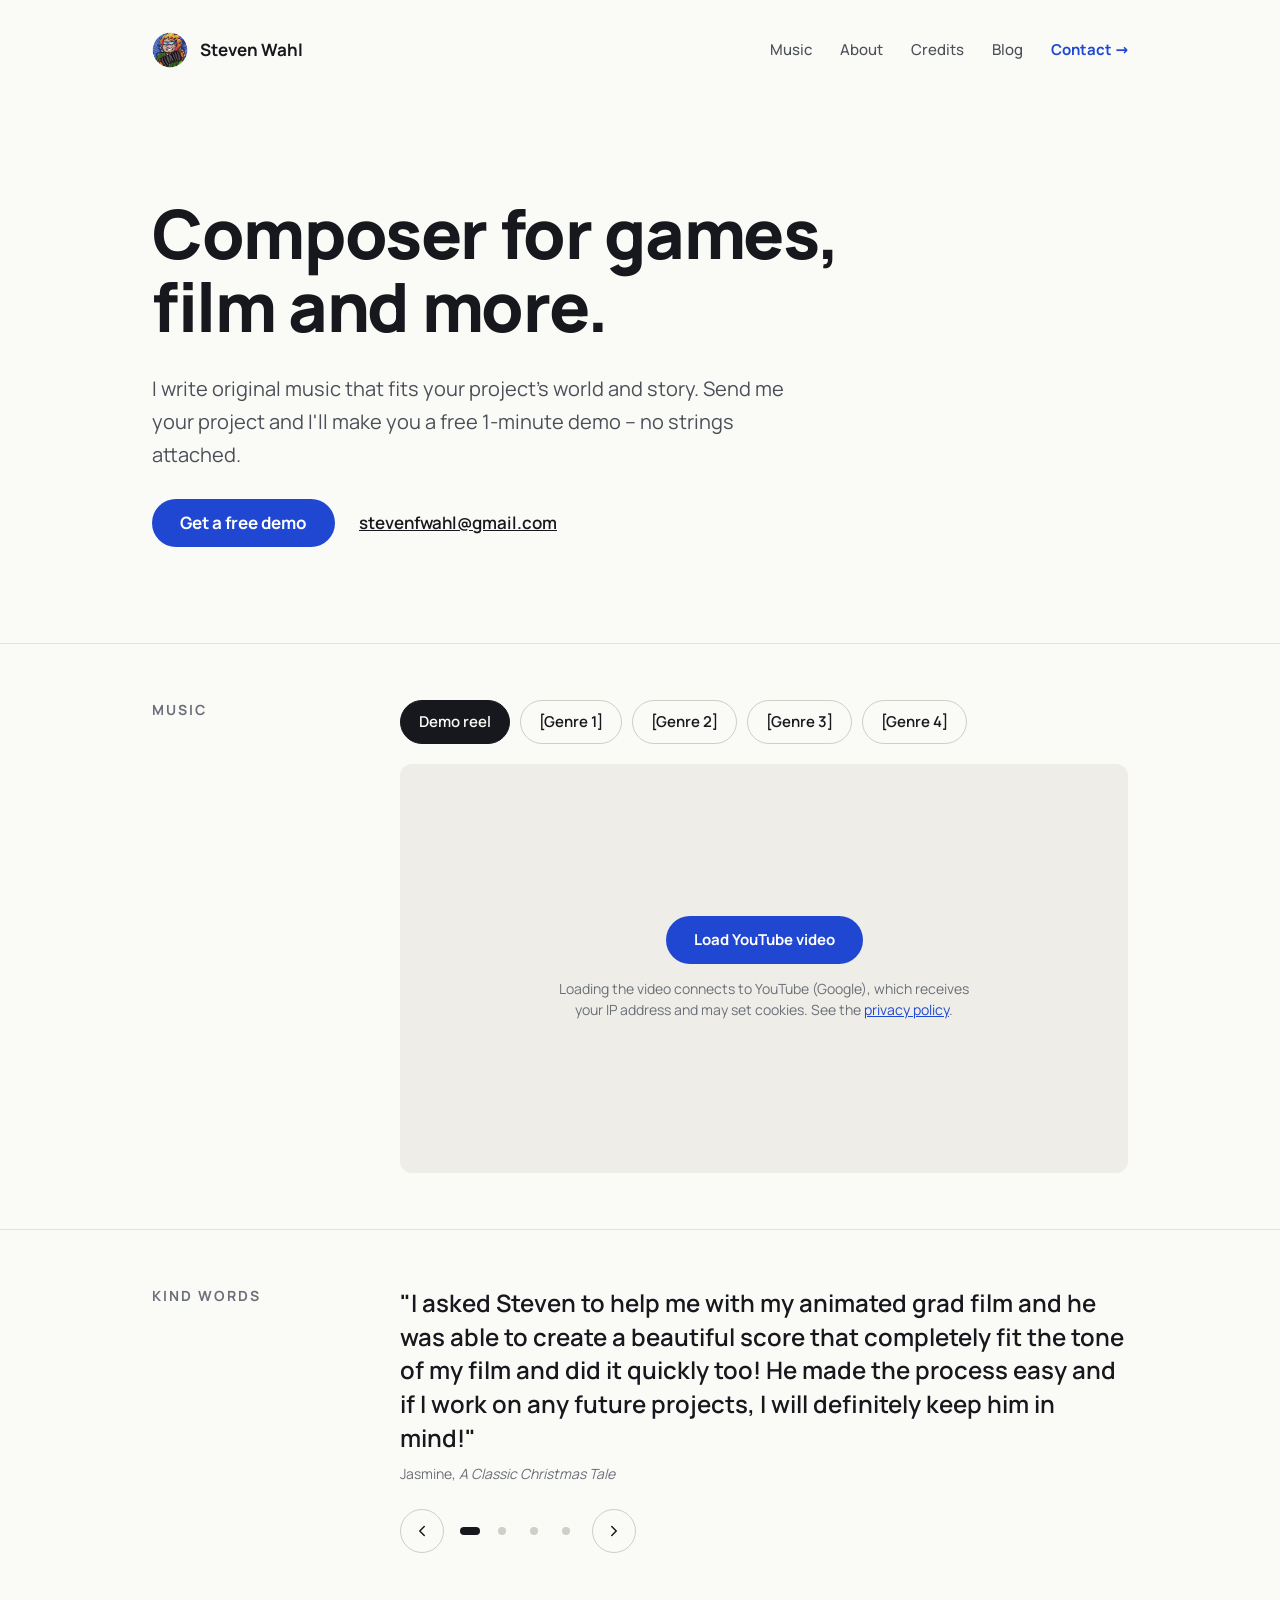
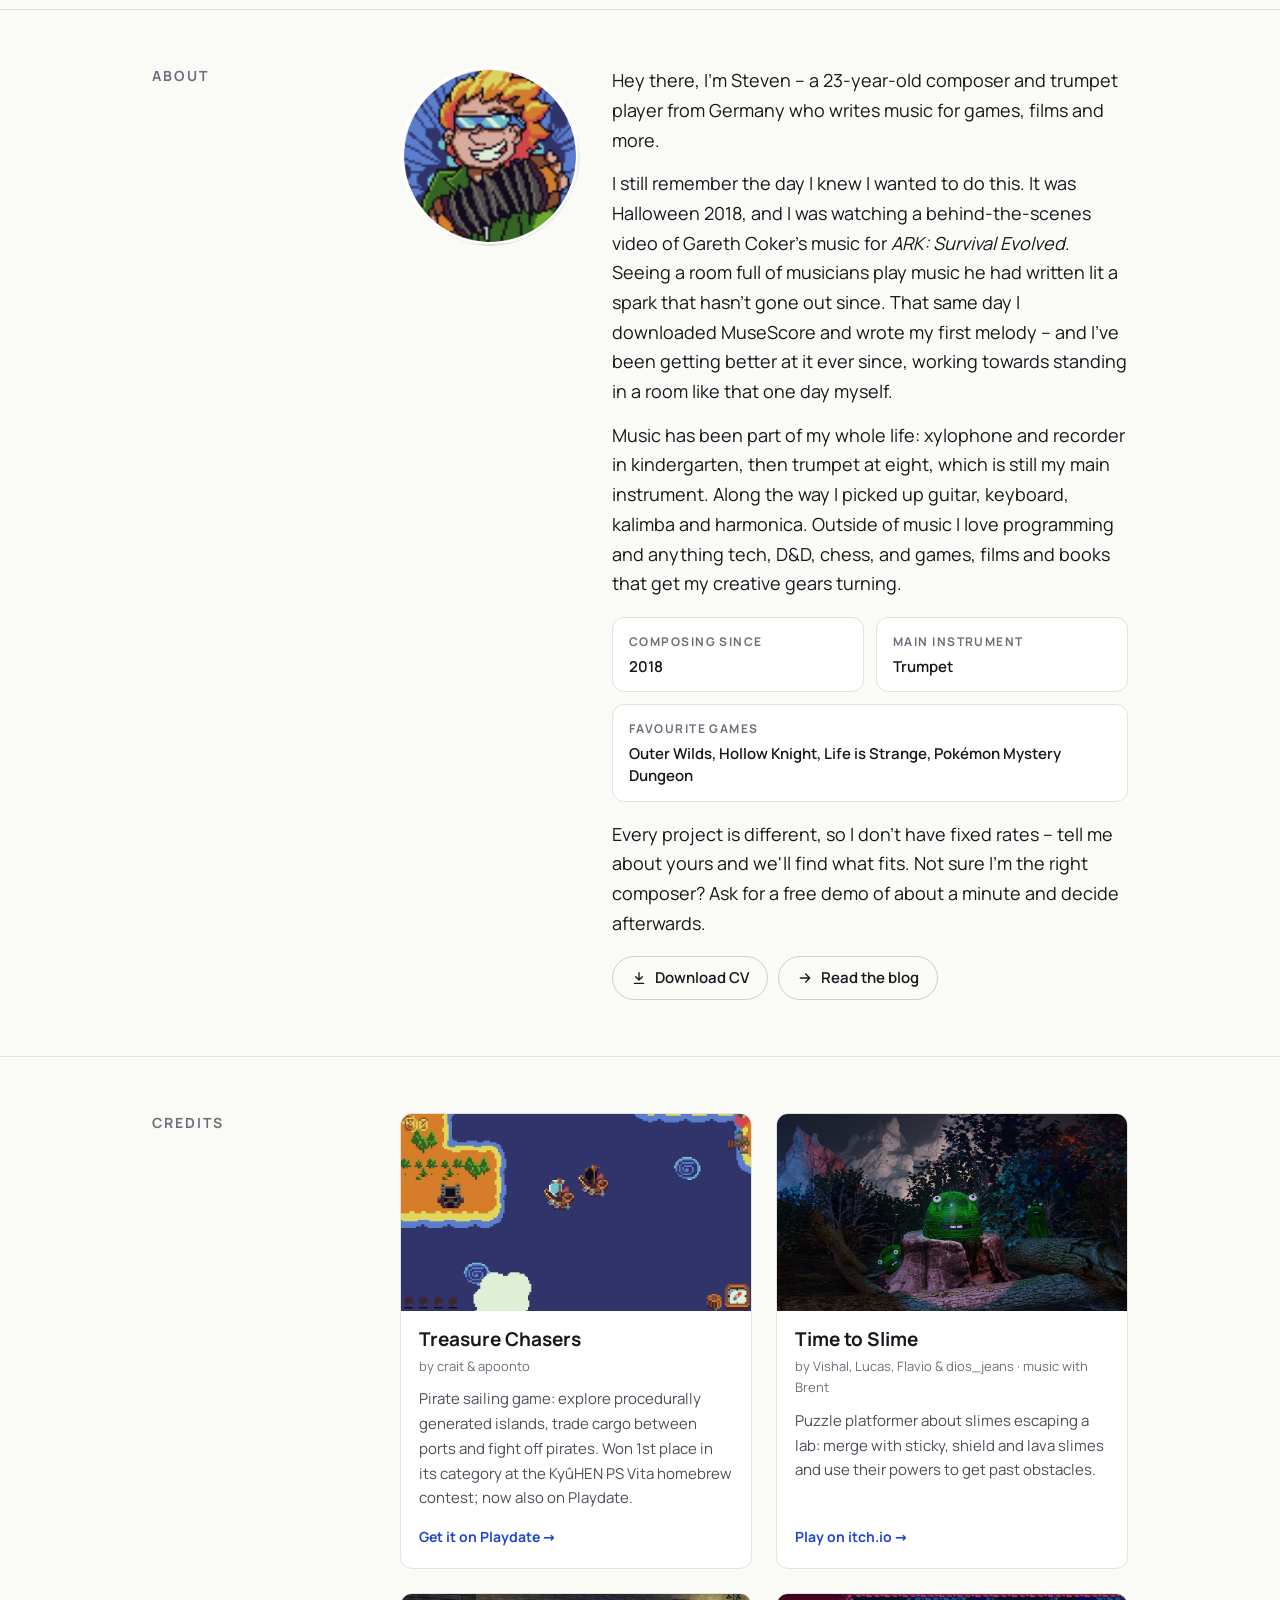
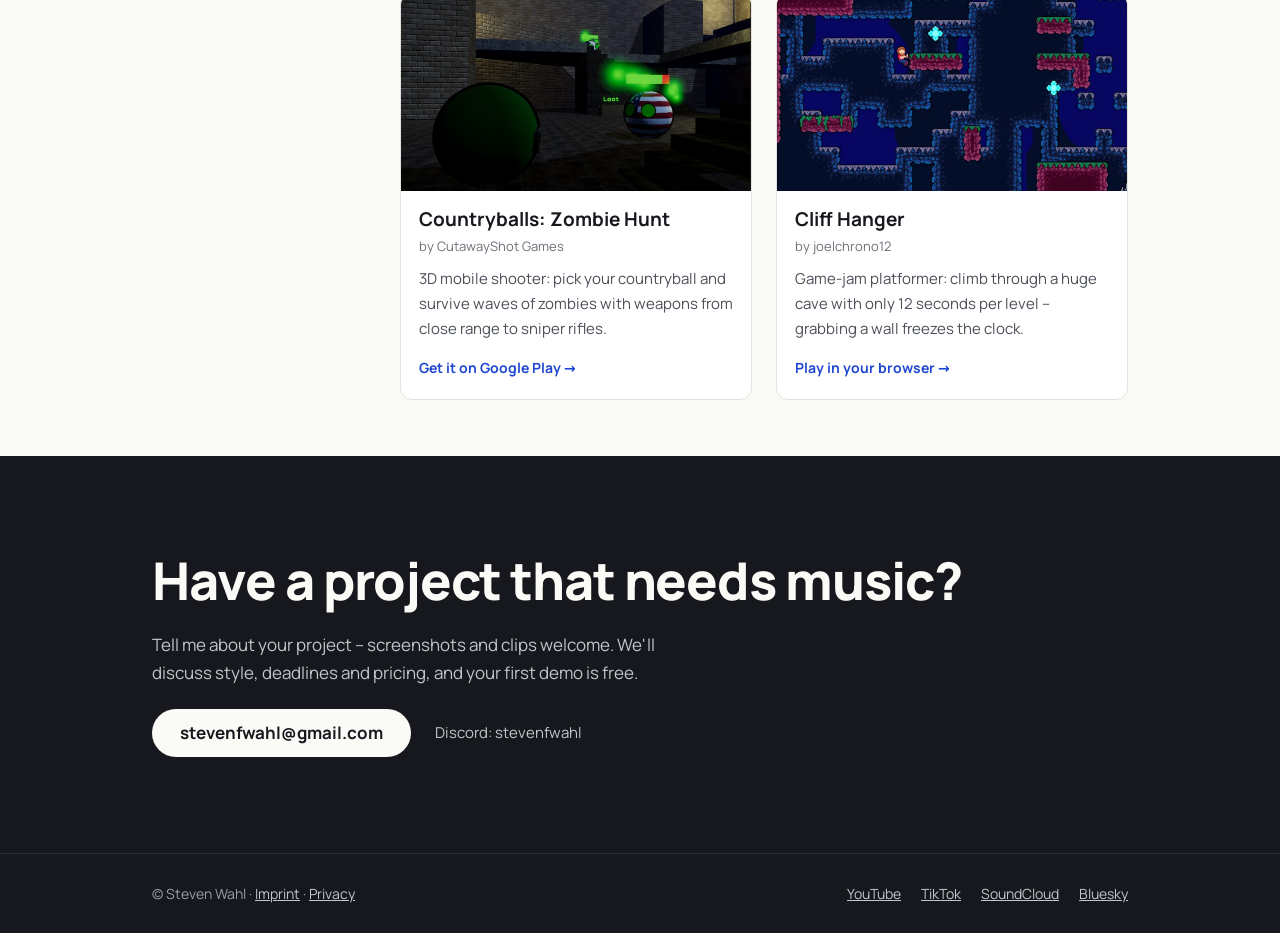
<file: index.html>
<!doctype html>
<html lang="en">
<head>
<meta charset="utf-8">
<meta name="viewport" content="width=device-width, initial-scale=1">
<title>Steven Wahl – Composer for Games, Film &amp; More</title>
<meta name="description" content="Steven Wahl is a composer from Germany writing original music for games, film and more. Request a free 1-minute demo track.">
<meta property="og:type" content="website">
<meta property="og:title" content="Steven Wahl – Composer for Games, Film &amp; More">
<meta property="og:description" content="Original music for games, film and more. Request a free 1-minute demo track.">
<meta property="og:image" content="https://sfrancisw.github.io/stevenwahlmusic/images/avatar.png">
<meta property="og:url" content="https://sfrancisw.github.io/stevenwahlmusic/">
<meta name="twitter:card" content="summary">
<link rel="icon" type="image/png" href="images/favicon.png">
<link rel="stylesheet" href="css/style.css">
</head>
<body>
<a class="skip" href="#main">Skip to content</a>

<header class="site-header">
  <div class="wrap">
    <a class="brand" href="#top"><img src="images/avatar.png" alt="">Steven Wahl</a>
    <nav class="nav" aria-label="Main">
      <a href="#music">Music</a>
      <a href="#about">About</a>
      <a href="#credits">Credits</a>
      <a href="blog/">Blog</a>
      <a class="nav-cta" href="#contact">Contact →</a>
    </nav>
  </div>
</header>

<main id="main">
  <section id="top" class="wrap hero">
    <h1>Composer for games, film and more.</h1>
    <p class="lead">I write original music that fits your project's world and story. Send me your project and I'll make you a free 1-minute demo – no strings attached.</p>
    <div class="actions">
      <a class="btn btn-primary" href="#contact">Get a free demo</a>
      <a class="mail" href="mailto:stevenfwahl@gmail.com">stevenfwahl@gmail.com</a>
    </div>
  </section>

  <section id="music" class="block" aria-labelledby="music-h">
    <div class="wrap">
      <h2 id="music-h" class="block-label">Music</h2>
      <div class="block-body">
        <div class="genres" role="group" aria-label="Choose a playlist">
          <button type="button" class="genre" aria-pressed="true" data-embed="https://www.youtube-nocookie.com/embed/OHH1dvF5KXk">Demo reel</button>
          <!-- TODO: genre names + data-embed="https://www.youtube-nocookie.com/embed/videoseries?list=PLAYLIST_ID" -->
          <button type="button" class="genre" aria-pressed="false">[Genre 1]</button>
          <button type="button" class="genre" aria-pressed="false">[Genre 2]</button>
          <button type="button" class="genre" aria-pressed="false">[Genre 3]</button>
          <button type="button" class="genre" aria-pressed="false">[Genre 4]</button>
        </div>
        <div id="player" class="player" aria-live="polite"></div>
      </div>
    </div>
  </section>

  <section class="block" aria-labelledby="quotes-h">
    <div class="wrap">
      <h2 id="quotes-h" class="block-label">Kind words</h2>
      <div class="block-body">
        <div class="carousel" aria-roledescription="carousel" aria-label="Testimonials">
          <div class="slides" aria-live="polite">
            <figure class="quote slide" role="group" aria-roledescription="slide" aria-label="1 of 4">
              <blockquote>"I asked Steven to help me with my animated grad film and he was able to create a beautiful score that completely fit the tone of my film and did it quickly too! He made the process easy and if I work on any future projects, I will definitely keep him in mind!"</blockquote>
              <figcaption>Jasmine, <cite>A Classic Christmas Tale</cite></figcaption>
            </figure>
            <figure class="quote slide" role="group" aria-roledescription="slide" aria-label="2 of 4">
              <blockquote>"Steven was very accommodating to any requests I made. He did a great job weaving his own style in with the feel of the reference songs to create some very unique tracks. The music ended up being really catchy too. I still find myself humming the tunes unconsciously."</blockquote>
              <figcaption>Grant Lindeman, <cite>Project Mutant Grid</cite></figcaption>
            </figure>
            <figure class="quote slide" role="group" aria-roledescription="slide" aria-label="3 of 4">
              <blockquote>"My experience with Steven Wahl has been and continues to be characterised by excellent quality, accessible pricing and an admirable level of flexibility."</blockquote>
              <figcaption>Anonymous, <cite>Countryballs: Zombie Hunt</cite></figcaption>
            </figure>
            <figure class="quote slide" role="group" aria-roledescription="slide" aria-label="4 of 4">
              <blockquote>"Steven was able to not only fit the team's dynamics, but he was also able to deliver fantastic music that perfectly fit our shared vision."</blockquote>
              <figcaption>Daitomodachi, <cite>Gohanverse</cite></figcaption>
            </figure>
          </div>
          <div class="carousel-nav">
            <button type="button" class="carousel-btn" data-dir="-1" aria-label="Previous testimonial"><svg viewBox="0 0 24 24" fill="none" stroke="currentColor" stroke-width="2" stroke-linecap="round" stroke-linejoin="round" aria-hidden="true"><path d="M15 6l-6 6 6 6"></path></svg></button>
            <div class="carousel-dots"></div>
            <button type="button" class="carousel-btn" data-dir="1" aria-label="Next testimonial"><svg viewBox="0 0 24 24" fill="none" stroke="currentColor" stroke-width="2" stroke-linecap="round" stroke-linejoin="round" aria-hidden="true"><path d="M9 6l6 6-6 6"></path></svg></button>
          </div>
        </div>
      </div>
    </div>
  </section>

  <section id="about" class="block" aria-labelledby="about-h">
    <div class="wrap">
      <h2 id="about-h" class="block-label">About</h2>
      <div class="block-body">
        <div class="about">
          <img src="images/avatar.png" alt="Steven Wahl" width="180" height="180">
          <div class="about-text">
            <p>Hey there, I'm Steven – a <span class="age" data-birthday="2003-07-11" hidden></span>composer and trumpet player from Germany who writes music for games, films and more.</p>
            <p>I still remember the day I knew I wanted to do this. It was Halloween 2018, and I was watching a behind-the-scenes video of Gareth Coker's music for <em>ARK: Survival Evolved</em>. Seeing a room full of musicians play music he had written lit a spark that hasn't gone out since. That same day I downloaded MuseScore and wrote my first melody – and I've been getting better at it ever since, working towards standing in a room like that one day myself.</p>
            <p>Music has been part of my whole life: xylophone and recorder in kindergarten, then trumpet at eight, which is still my main instrument. Along the way I picked up guitar, keyboard, kalimba and harmonica. Outside of music I love programming and anything tech, D&amp;D, chess, and games, films and books that get my creative gears turning.</p>
            <dl class="facts">
              <div><dt>Composing since</dt><dd>2018</dd></div>
              <div><dt>Main instrument</dt><dd>Trumpet</dd></div>
              <div class="wide"><dt>Favourite games</dt><dd>Outer Wilds, Hollow Knight, Life is Strange, Pokémon Mystery Dungeon</dd></div>
            </dl>
            <p>Every project is different, so I don't have fixed rates – tell me about yours and we'll find what fits. Not sure I'm the right composer? Ask for a free demo of about a minute and decide afterwards.</p>
            <div class="links">
              <a href="files/Steven_Wahl_CV_1.0.pdf"><svg viewBox="0 0 24 24" fill="none" stroke="currentColor" stroke-width="2" stroke-linecap="round" stroke-linejoin="round" aria-hidden="true"><path d="M12 4v11M7 10l5 5 5-5M5 20h14"></path></svg>Download CV</a>
              <a href="blog/"><svg viewBox="0 0 24 24" fill="none" stroke="currentColor" stroke-width="2" stroke-linecap="round" stroke-linejoin="round" aria-hidden="true"><path d="M5 12h14M13 6l6 6-6 6"></path></svg>Read the blog</a>
            </div>
          </div>
        </div>
      </div>
    </div>
  </section>

  <section id="credits" class="block" aria-labelledby="credits-h">
    <div class="wrap">
      <h2 id="credits-h" class="block-label">Credits</h2>
      <div class="block-body">
        <div class="credits">
          <a class="credit" href="https://play.date/games/treasure-chasers/" target="_blank" rel="noopener">
            <img src="images/treasure-chasers.jpg" alt="Screenshot of Treasure Chasers" loading="lazy">
            <div class="credit-body">
              <h3>Treasure Chasers</h3>
              <p class="by">by crait &amp; apoonto</p>
              <p class="desc">Pirate sailing game: explore procedurally generated islands, trade cargo between ports and fight off pirates. Won 1st place in its category at the KyûHEN PS Vita homebrew contest; now also on Playdate.</p>
              <p class="play">Get it on Playdate →</p>
            </div>
          </a>
          <a class="credit" href="https://luffy703.itch.io/time-to-slime" target="_blank" rel="noopener">
            <img src="images/time-to-slime.jpg" alt="Screenshot of Time to Slime" loading="lazy">
            <div class="credit-body">
              <h3>Time to Slime</h3>
              <p class="by">by Vishal, Lucas, Flavio &amp; dios_jeans · music with Brent</p>
              <p class="desc">Puzzle platformer about slimes escaping a lab: merge with sticky, shield and lava slimes and use their powers to get past obstacles.</p>
              <p class="play">Play on itch.io →</p>
            </div>
          </a>
          <a class="credit" href="https://play.google.com/store/apps/details?id=com.CutawayShotGames.CountryballsZombieHunt" target="_blank" rel="noopener">
            <img src="images/countryballs.jpg" alt="Screenshot of Countryballs: Zombie Hunt" loading="lazy">
            <div class="credit-body">
              <h3>Countryballs: Zombie Hunt</h3>
              <p class="by">by CutawayShot Games</p>
              <p class="desc">3D mobile shooter: pick your countryball and survive waves of zombies with weapons from close range to sniper rifles.</p>
              <p class="play">Get it on Google Play →</p>
            </div>
          </a>
          <a class="credit" href="https://joelchrono.itch.io/cliff-hanger" target="_blank" rel="noopener">
            <img src="images/cliff-hanger.jpg" alt="Screenshot of Cliff Hanger" loading="lazy">
            <div class="credit-body">
              <h3>Cliff Hanger</h3>
              <p class="by">by joelchrono12</p>
              <p class="desc">Game-jam platformer: climb through a huge cave with only 12 seconds per level – grabbing a wall freezes the clock.</p>
              <p class="play">Play in your browser →</p>
            </div>
          </a>
        </div>
      </div>
    </div>
  </section>

  <section id="contact" class="contact" aria-labelledby="contact-h">
    <div class="wrap">
      <h2 id="contact-h">Have a project that needs music?</h2>
      <p>Tell me about your project – screenshots and clips welcome. We'll discuss style, deadlines and pricing, and your first demo is free.</p>
      <div class="actions">
        <a class="btn btn-light" href="mailto:stevenfwahl@gmail.com">stevenfwahl@gmail.com</a>
        <span class="discord">Discord: stevenfwahl</span>
      </div>
    </div>
  </section>
</main>

<footer class="site-footer">
  <div class="wrap">
    <span>© Steven Wahl · <a href="imprint.html">Imprint</a> · <a href="privacy.html">Privacy</a></span>
    <nav aria-label="Social">
      <a href="https://www.youtube.com/@stevenwahlmusic">YouTube</a>
      <a href="https://www.tiktok.com/@stevenwahlmusic">TikTok</a>
      <a href="https://soundcloud.com/steven-wahl-498494355">SoundCloud</a>
      <a href="https://bsky.app/profile/stevenwahlmusic.bsky.social">Bluesky</a>
    </nav>
  </div>
</footer>

<script src="js/main.js"></script>
</body>
</html>
</file>
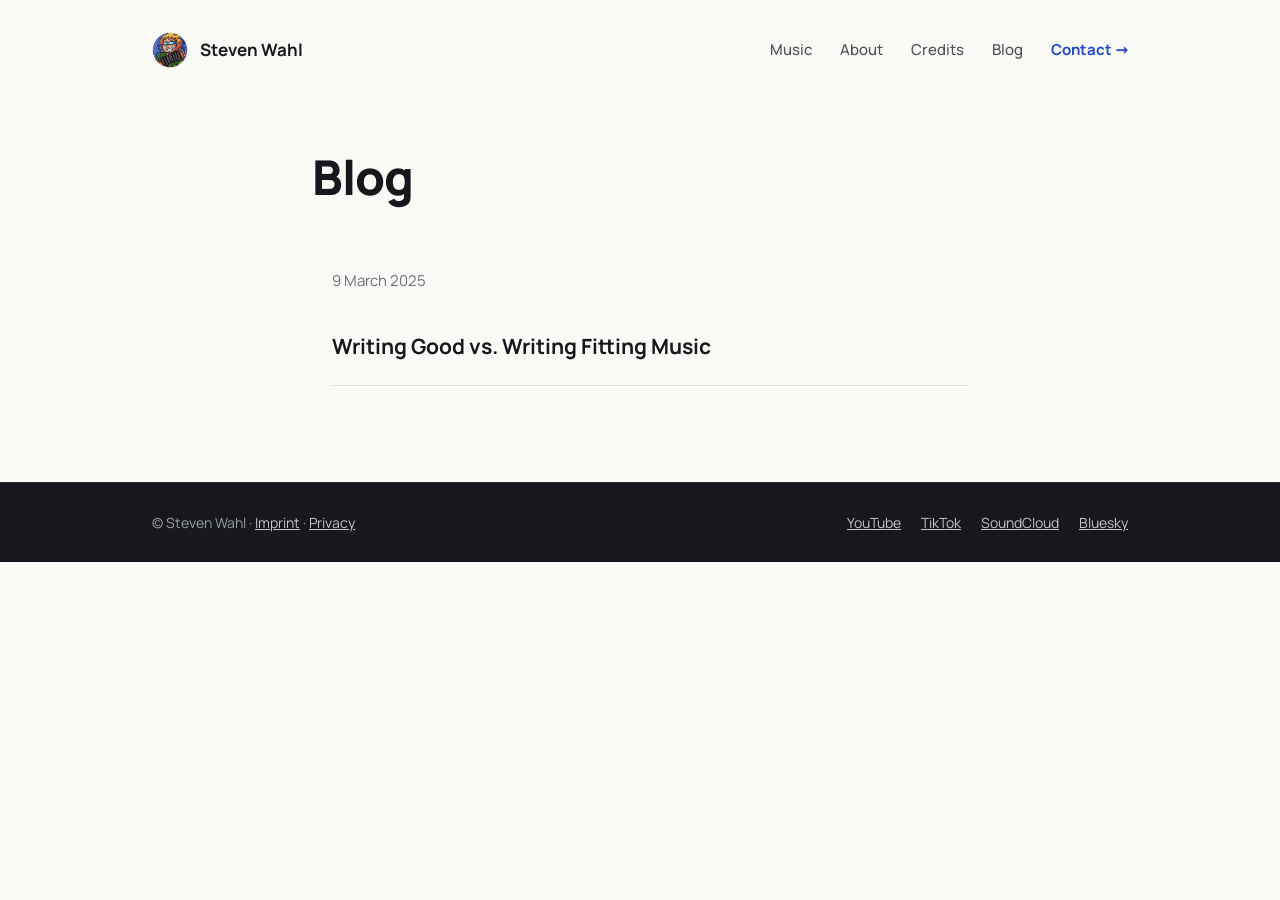
<file: blog/index.html>
<!doctype html>
<html lang="en">
<head>
<meta charset="utf-8">
<meta name="viewport" content="width=device-width, initial-scale=1">
<title>Blog – Steven Wahl</title>
<meta name="description" content="Thoughts on composing music for games, film and more by Steven Wahl.">
<meta property="og:type" content="website">
<meta property="og:title" content="Blog – Steven Wahl">
<meta property="og:description" content="Thoughts on composing music for games, film and more.">
<meta property="og:image" content="https://sfrancisw.github.io/stevenwahlmusic/images/avatar.png">
<link rel="icon" type="image/png" href="../images/favicon.png">
<link rel="stylesheet" href="../css/style.css">
</head>
<body>
<header class="site-header">
  <div class="wrap">
    <a class="brand" href="../"><img src="../images/avatar.png" alt="">Steven Wahl</a>
    <nav class="nav" aria-label="Main">
      <a href="../#music">Music</a>
      <a href="../#about">About</a>
      <a href="../#credits">Credits</a>
      <a href="./" aria-current="page">Blog</a>
      <a class="nav-cta" href="../#contact">Contact →</a>
    </nav>
  </div>
</header>

<main class="article">
  <h1 class="page-title">Blog</h1>
  <ul class="post-list" style="margin-top: 32px">
    <li><a href="writing-good-vs-fitting-music.html"><time datetime="2025-03-09">9 March 2025</time><span>Writing Good vs. Writing Fitting Music</span></a></li>
  </ul>
</main>

<footer class="site-footer">
  <div class="wrap">
    <span>© Steven Wahl · <a href="../imprint.html">Imprint</a> · <a href="../privacy.html">Privacy</a></span>
    <nav aria-label="Social">
      <a href="https://www.youtube.com/@stevenwahlmusic">YouTube</a>
      <a href="https://www.tiktok.com/@stevenwahlmusic">TikTok</a>
      <a href="https://soundcloud.com/steven-wahl-498494355">SoundCloud</a>
      <a href="https://bsky.app/profile/stevenwahlmusic.bsky.social">Bluesky</a>
    </nav>
  </div>
</footer>
</body>
</html>
</file>
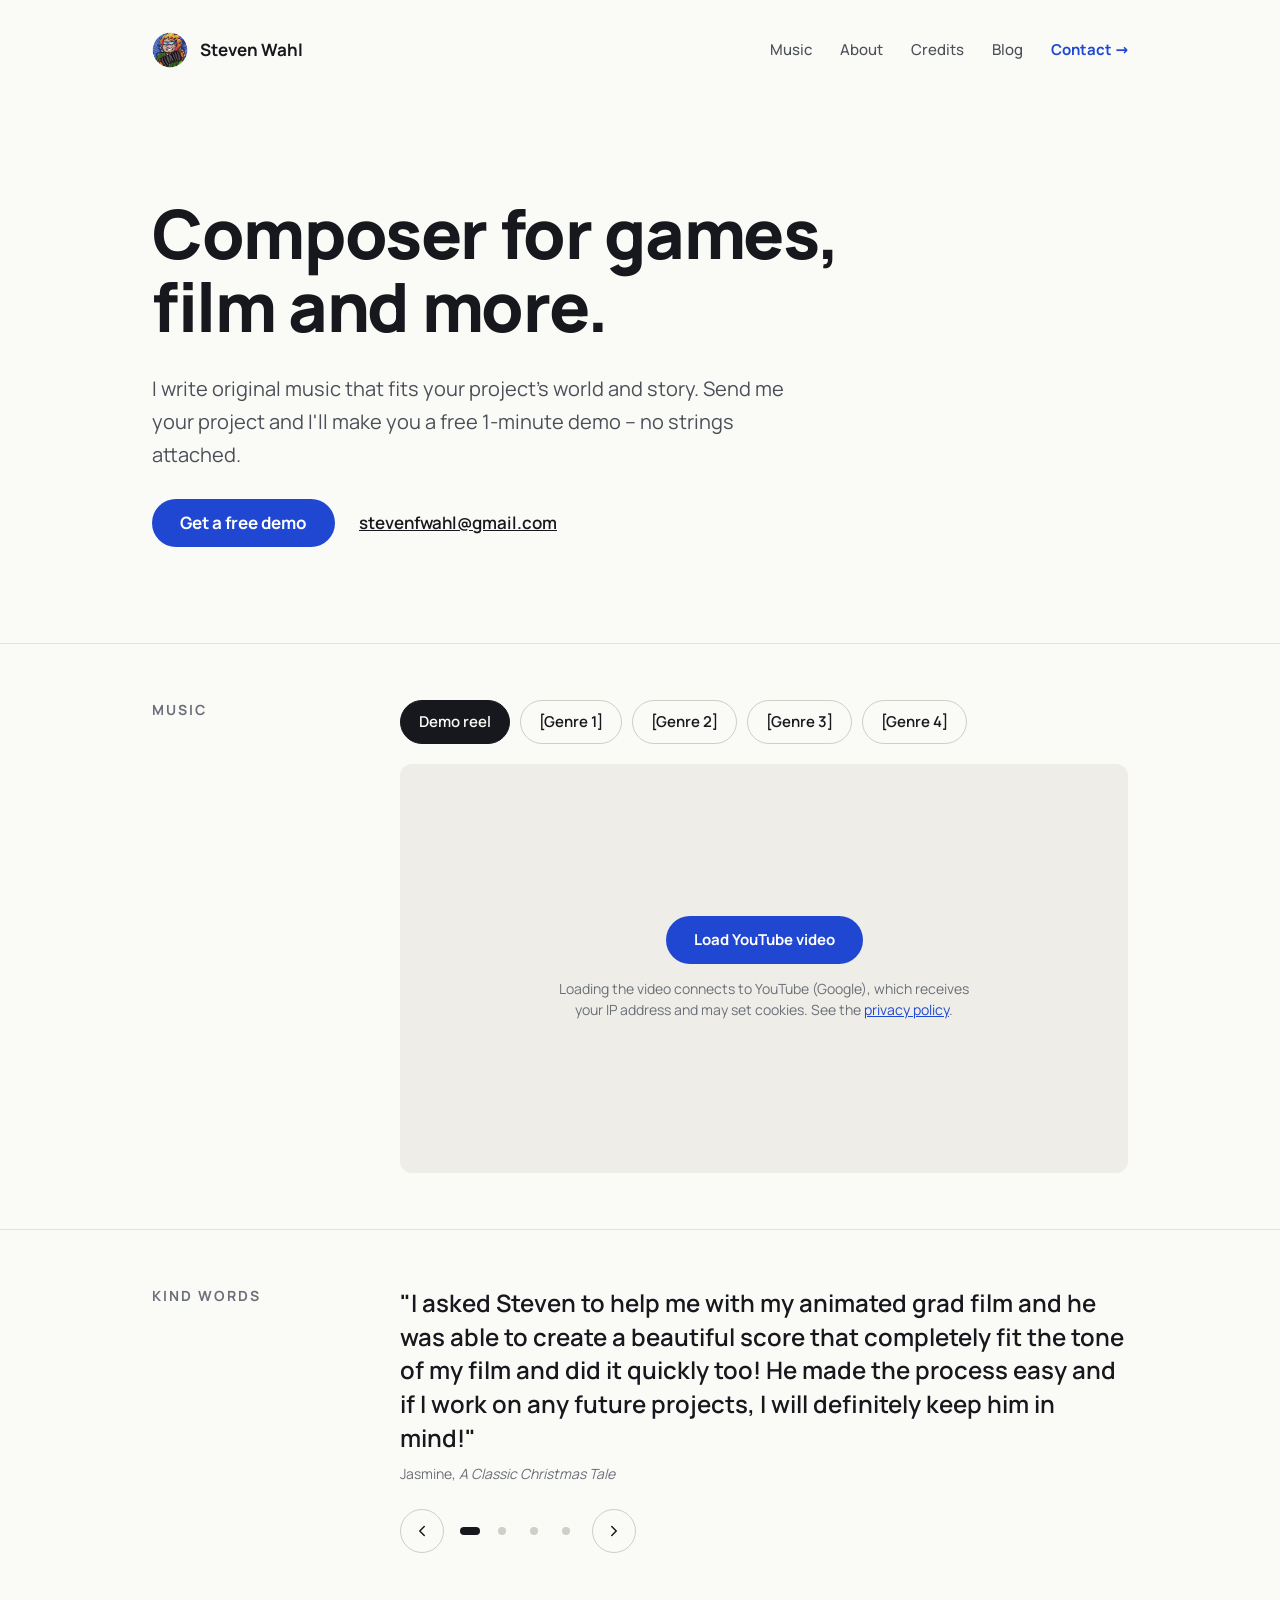
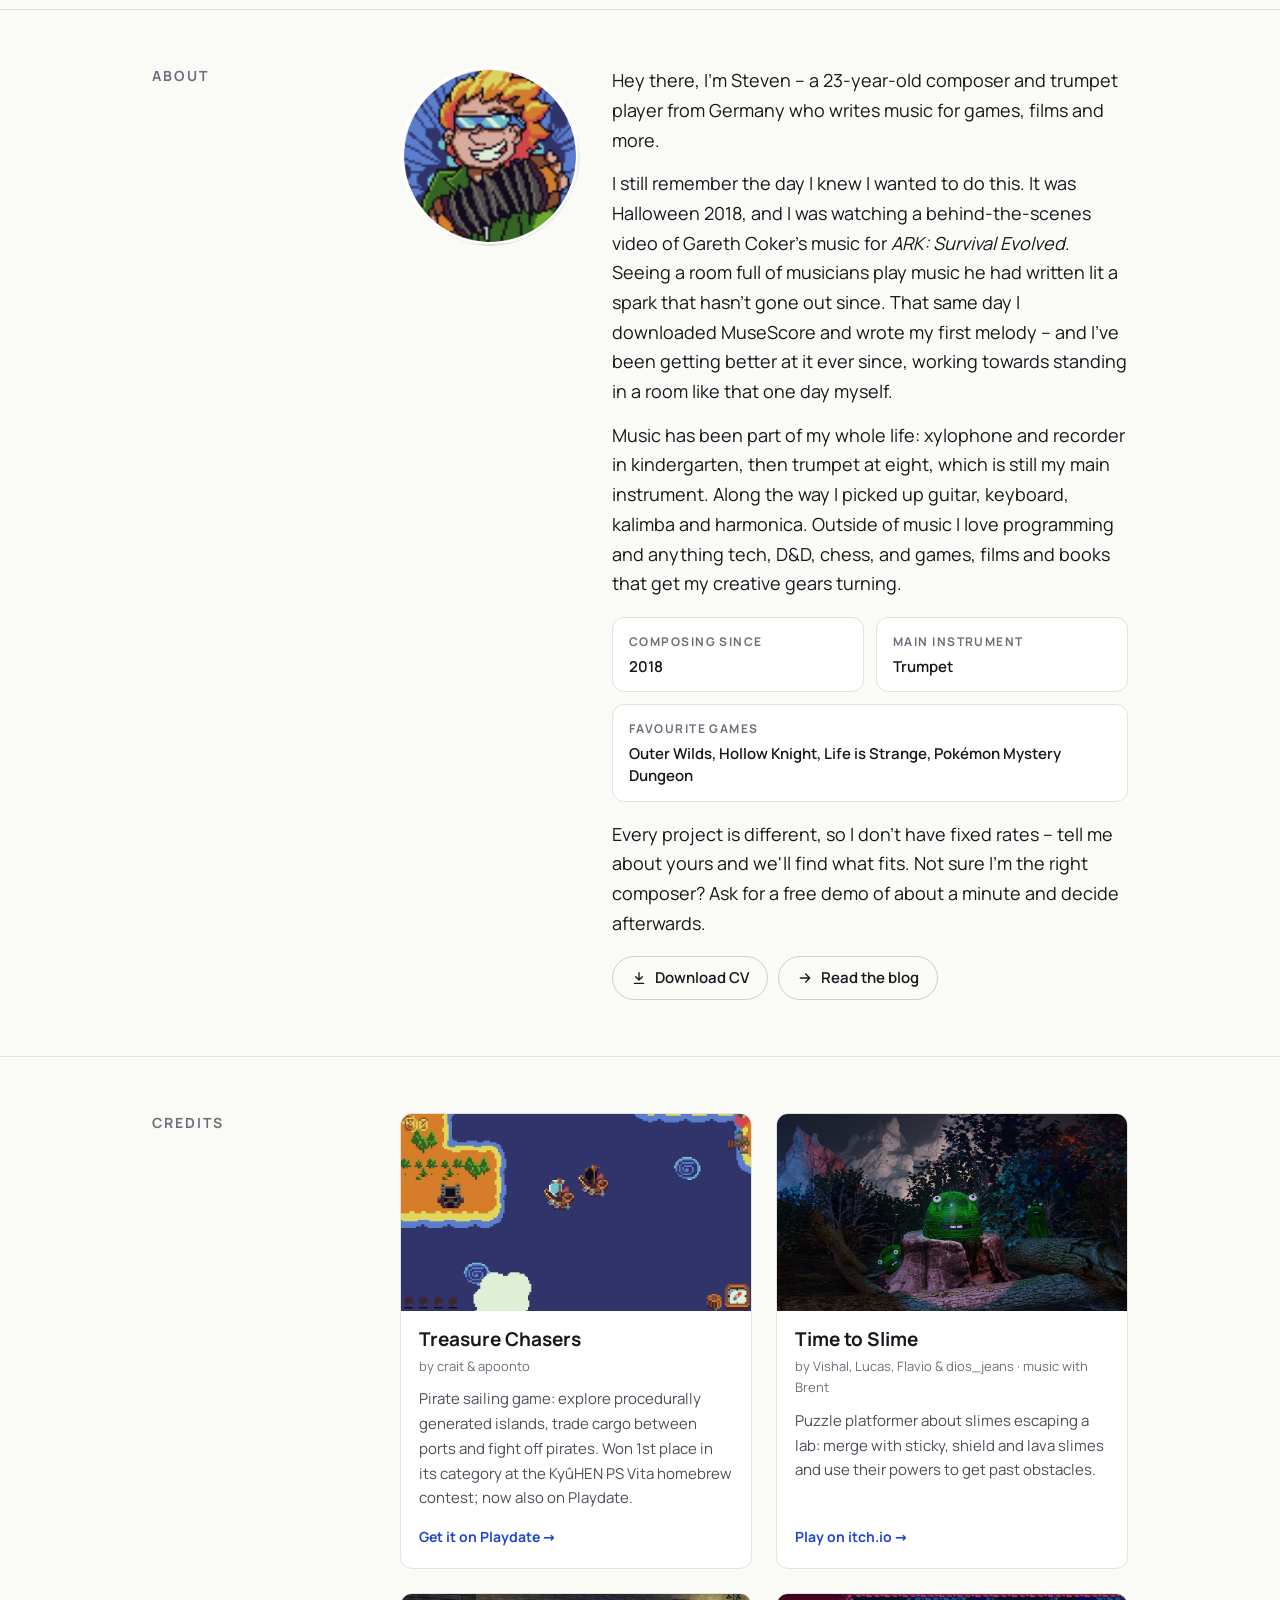
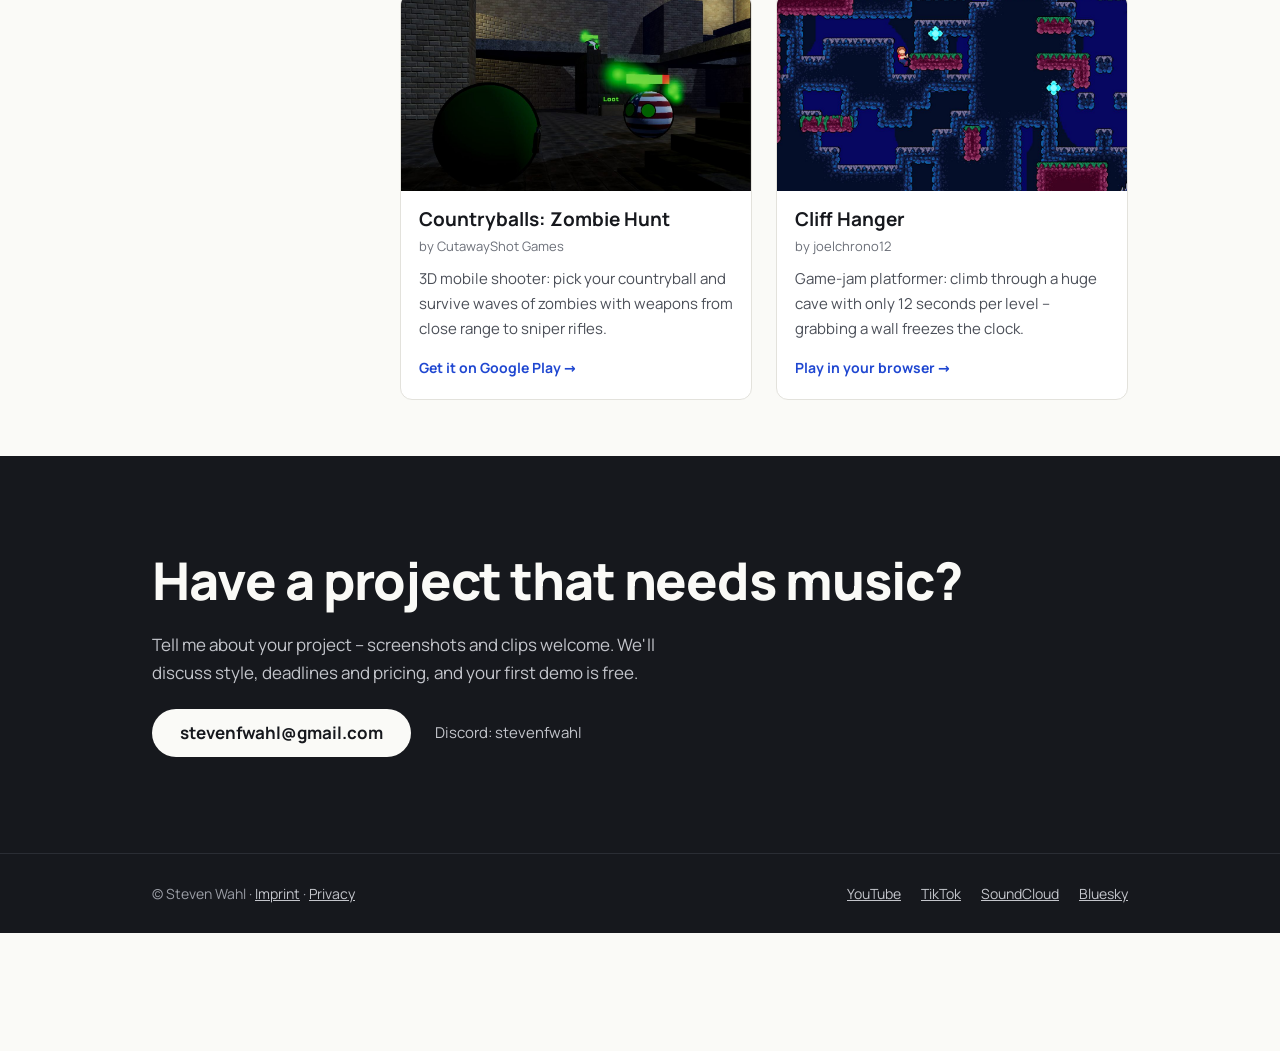
<file: de/index.html>
<!doctype html>
<html lang="en"><head><meta charset="utf-8"><title>Moved</title><meta name="robots" content="noindex"><link rel="canonical" href="../"><meta http-equiv="refresh" content="0; url=../"></head>
<body><p>This page moved: <a href="../">../</a></p></body></html>
</file>
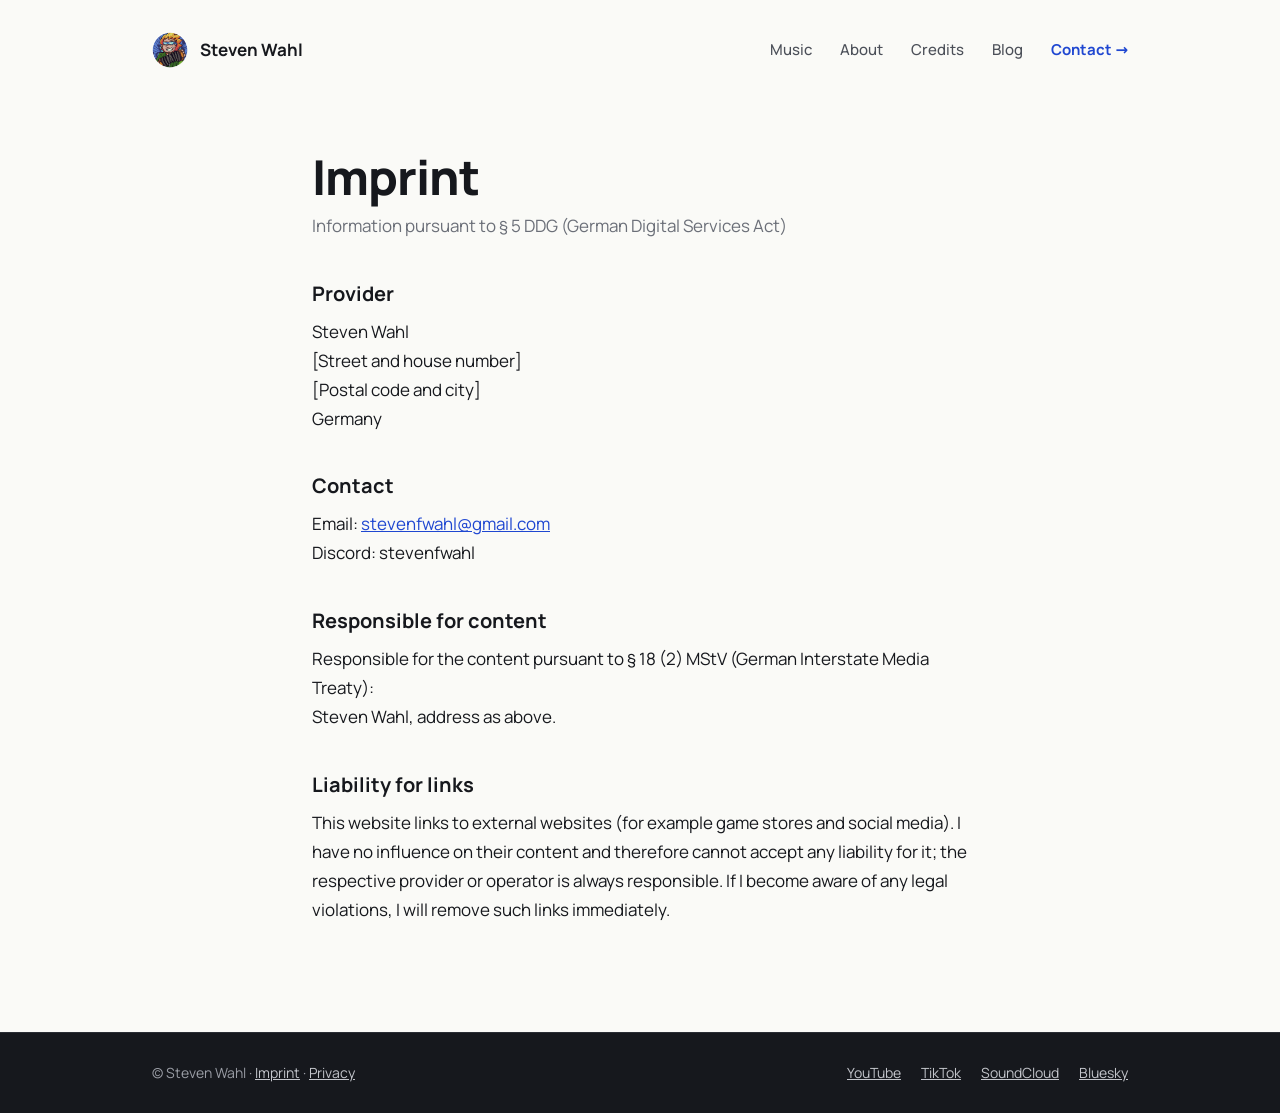
<file: imprint.html>
<!doctype html>
<html lang="en">
<head>
<meta charset="utf-8">
<meta name="viewport" content="width=device-width, initial-scale=1">
<title>Imprint – Steven Wahl</title>
<meta name="robots" content="noindex">
<link rel="icon" type="image/png" href="images/favicon.png">
<link rel="stylesheet" href="css/style.css">
</head>
<body>
<header class="site-header">
  <div class="wrap">
    <a class="brand" href="./"><img src="images/avatar.png" alt="">Steven Wahl</a>
    <nav class="nav" aria-label="Main">
      <a href="./#music">Music</a>
      <a href="./#about">About</a>
      <a href="./#credits">Credits</a>
      <a href="blog/">Blog</a>
      <a class="nav-cta" href="./#contact">Contact →</a>
    </nav>
  </div>
</header>

<main class="article legal">
  <h1 class="page-title">Imprint</h1>
  <p class="legal-sub">Information pursuant to § 5 DDG (German Digital Services Act)</p>

  <h2>Provider</h2>
  <p>Steven Wahl<br>
  <!-- TODO: street address where legal mail can be served (no PO box) -->
  [Street and house number]<br>
  [Postal code and city]<br>
  Germany</p>

  <h2>Contact</h2>
  <p>Email: <a href="mailto:stevenfwahl@gmail.com">stevenfwahl@gmail.com</a><br>
  Discord: stevenfwahl</p>

  <h2>Responsible for content</h2>
  <p>Responsible for the content pursuant to § 18 (2) MStV (German Interstate Media Treaty):<br>
  Steven Wahl, address as above.</p>

  <h2>Liability for links</h2>
  <p>This website links to external websites (for example game stores and social media). I have no influence on their content and therefore cannot accept any liability for it; the respective provider or operator is always responsible. If I become aware of any legal violations, I will remove such links immediately.</p>
</main>

<footer class="site-footer">
  <div class="wrap">
    <span>© Steven Wahl · <a href="imprint.html" aria-current="page">Imprint</a> · <a href="privacy.html">Privacy</a></span>
    <nav aria-label="Social">
      <a href="https://www.youtube.com/@stevenwahlmusic">YouTube</a>
      <a href="https://www.tiktok.com/@stevenwahlmusic">TikTok</a>
      <a href="https://soundcloud.com/steven-wahl-498494355">SoundCloud</a>
      <a href="https://bsky.app/profile/stevenwahlmusic.bsky.social">Bluesky</a>
    </nav>
  </div>
</footer>
</body>
</html>
</file>
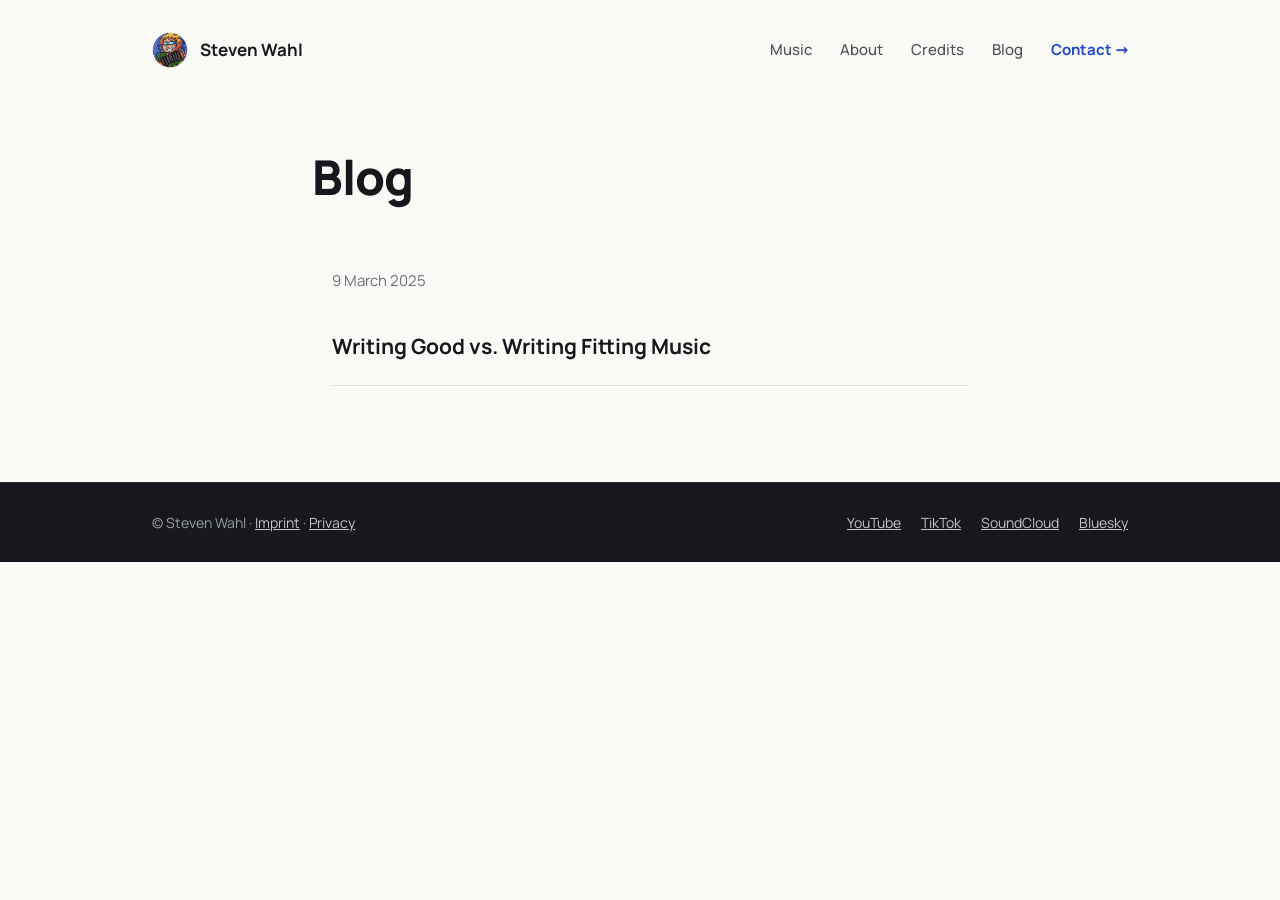
<file: Music-Blog.html>
<!doctype html>
<html lang="en"><head><meta charset="utf-8"><title>Moved</title><meta name="robots" content="noindex"><link rel="canonical" href="blog/"><meta http-equiv="refresh" content="0; url=blog/"></head>
<body><p>This page moved: <a href="blog/">blog/</a></p></body></html>
</file>
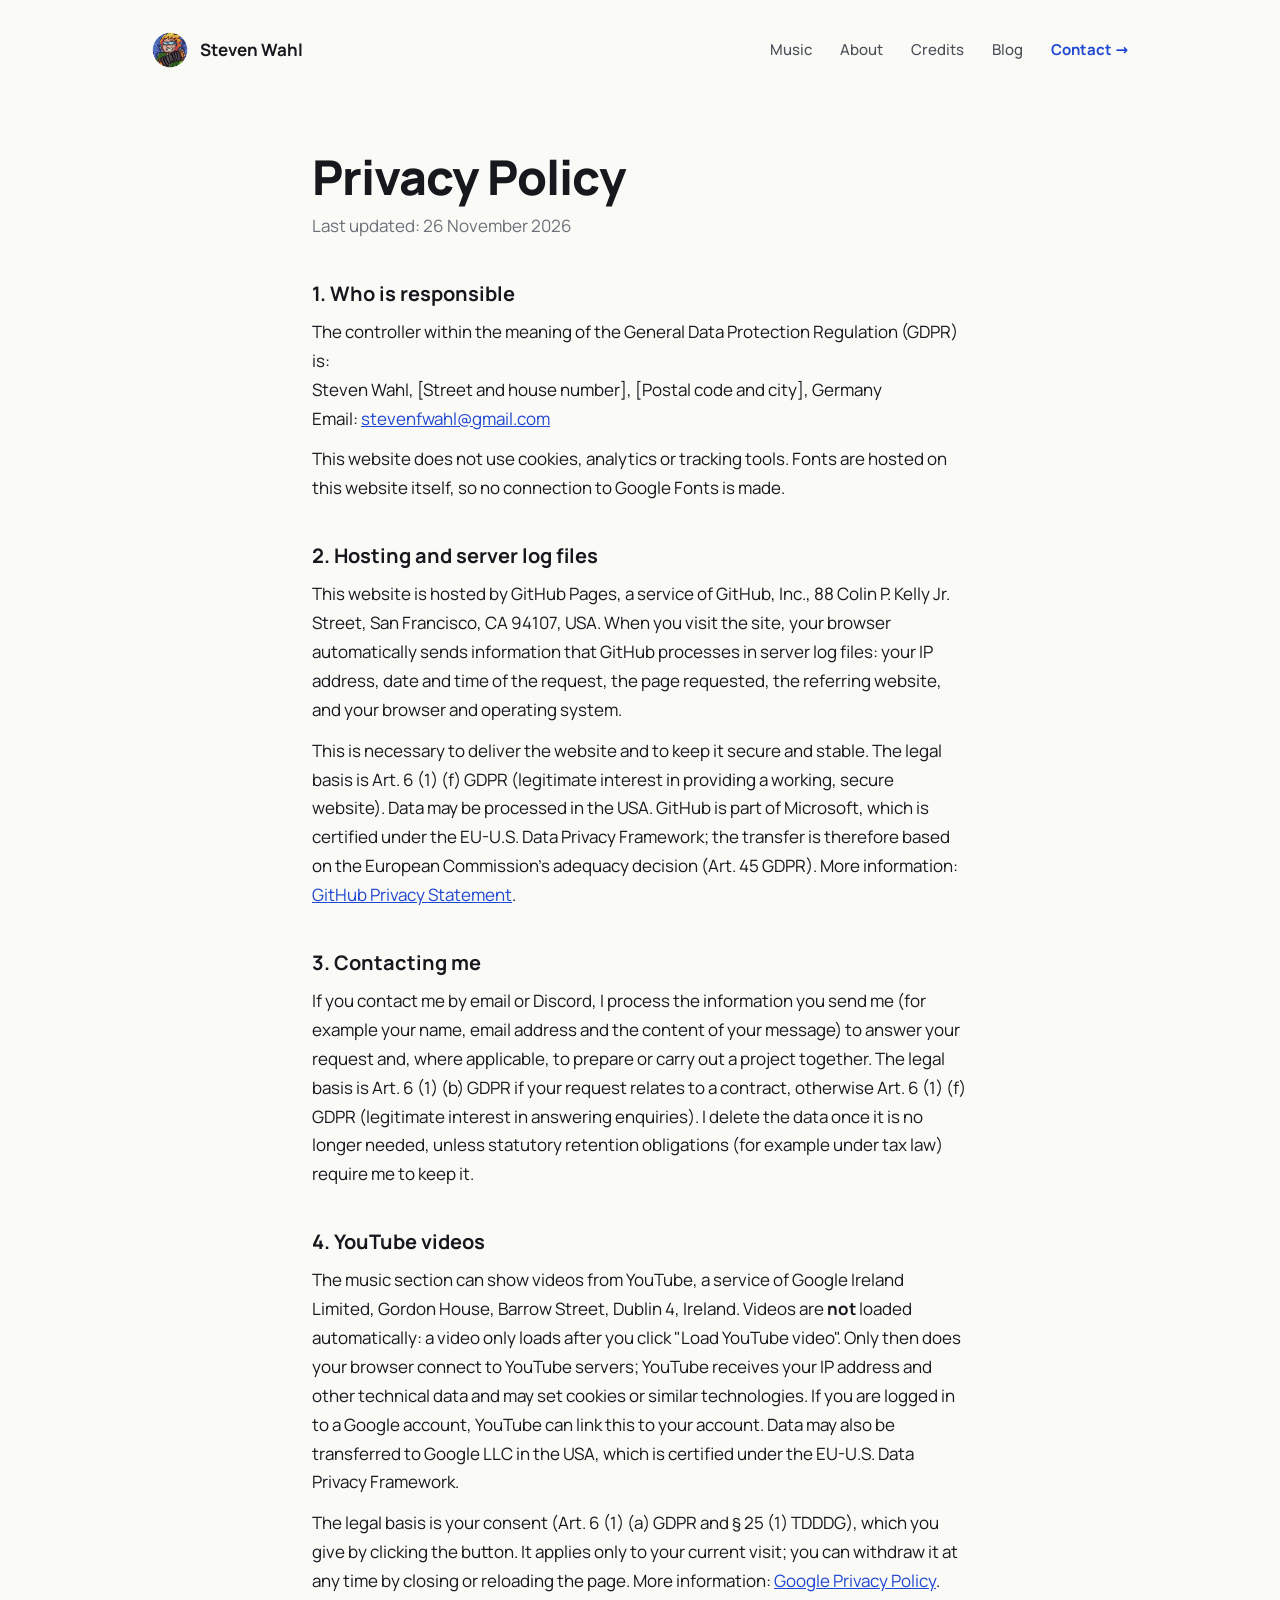
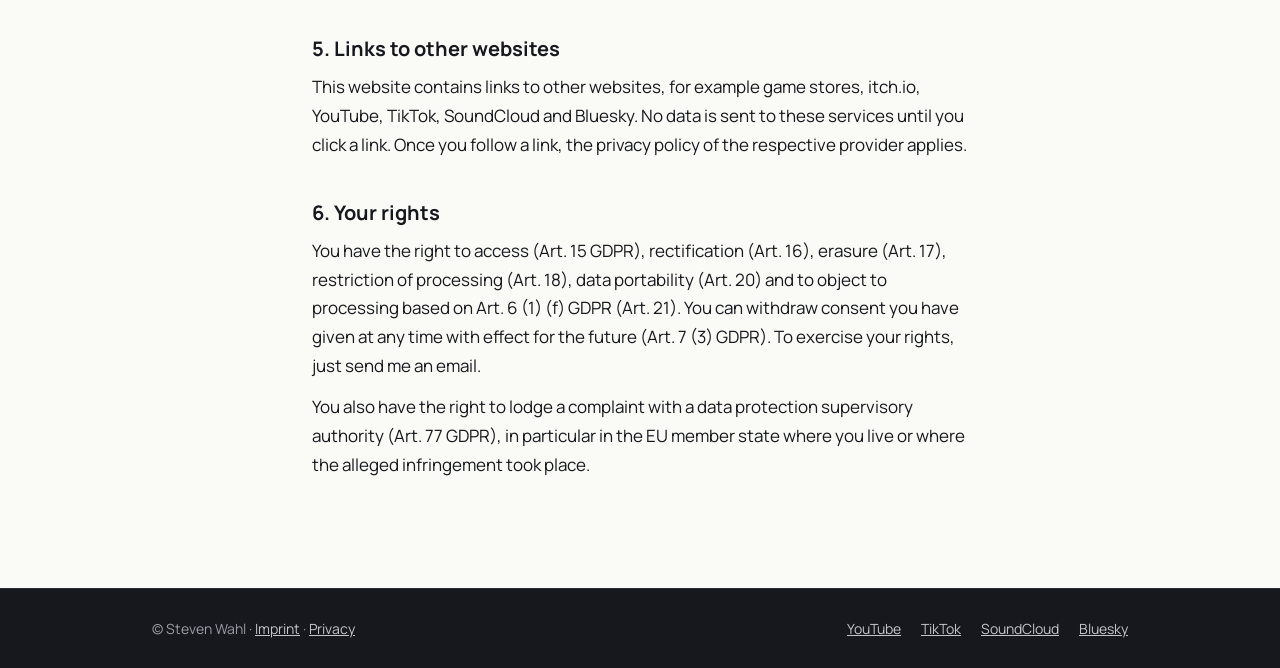
<file: privacy.html>
<!doctype html>
<html lang="en">
<head>
<meta charset="utf-8">
<meta name="viewport" content="width=device-width, initial-scale=1">
<title>Privacy Policy – Steven Wahl</title>
<meta name="robots" content="noindex">
<link rel="icon" type="image/png" href="images/favicon.png">
<link rel="stylesheet" href="css/style.css">
</head>
<body>
<header class="site-header">
  <div class="wrap">
    <a class="brand" href="./"><img src="images/avatar.png" alt="">Steven Wahl</a>
    <nav class="nav" aria-label="Main">
      <a href="./#music">Music</a>
      <a href="./#about">About</a>
      <a href="./#credits">Credits</a>
      <a href="blog/">Blog</a>
      <a class="nav-cta" href="./#contact">Contact →</a>
    </nav>
  </div>
</header>

<main class="article legal">
  <h1 class="page-title">Privacy Policy</h1>
  <p class="legal-sub">Last updated: 26 November 2026</p>

  <h2>1. Who is responsible</h2>
  <p>The controller within the meaning of the General Data Protection Regulation (GDPR) is:<br>
  Steven Wahl, [Street and house number], [Postal code and city], Germany<br>
  Email: <a href="mailto:stevenfwahl@gmail.com">stevenfwahl@gmail.com</a></p>
  <p>This website does not use cookies, analytics or tracking tools. Fonts are hosted on this website itself, so no connection to Google Fonts is made.</p>

  <h2>2. Hosting and server log files</h2>
  <p>This website is hosted by GitHub Pages, a service of GitHub, Inc., 88 Colin P. Kelly Jr. Street, San Francisco, CA 94107, USA. When you visit the site, your browser automatically sends information that GitHub processes in server log files: your IP address, date and time of the request, the page requested, the referring website, and your browser and operating system.</p>
  <p>This is necessary to deliver the website and to keep it secure and stable. The legal basis is Art. 6 (1) (f) GDPR (legitimate interest in providing a working, secure website). Data may be processed in the USA. GitHub is part of Microsoft, which is certified under the EU-U.S. Data Privacy Framework; the transfer is therefore based on the European Commission's adequacy decision (Art. 45 GDPR). More information: <a href="https://docs.github.com/en/site-policy/privacy-policies/github-general-privacy-statement" rel="noopener">GitHub Privacy Statement</a>.</p>

  <h2>3. Contacting me</h2>
  <p>If you contact me by email or Discord, I process the information you send me (for example your name, email address and the content of your message) to answer your request and, where applicable, to prepare or carry out a project together. The legal basis is Art. 6 (1) (b) GDPR if your request relates to a contract, otherwise Art. 6 (1) (f) GDPR (legitimate interest in answering enquiries). I delete the data once it is no longer needed, unless statutory retention obligations (for example under tax law) require me to keep it.</p>

  <h2 id="youtube">4. YouTube videos</h2>
  <p>The music section can show videos from YouTube, a service of Google Ireland Limited, Gordon House, Barrow Street, Dublin 4, Ireland. Videos are <strong>not</strong> loaded automatically: a video only loads after you click "Load YouTube video". Only then does your browser connect to YouTube servers; YouTube receives your IP address and other technical data and may set cookies or similar technologies. If you are logged in to a Google account, YouTube can link this to your account. Data may also be transferred to Google LLC in the USA, which is certified under the EU-U.S. Data Privacy Framework.</p>
  <p>The legal basis is your consent (Art. 6 (1) (a) GDPR and § 25 (1) TDDDG), which you give by clicking the button. It applies only to your current visit; you can withdraw it at any time by closing or reloading the page. More information: <a href="https://policies.google.com/privacy" rel="noopener">Google Privacy Policy</a>.</p>

  <h2>5. Links to other websites</h2>
  <p>This website contains links to other websites, for example game stores, itch.io, YouTube, TikTok, SoundCloud and Bluesky. No data is sent to these services until you click a link. Once you follow a link, the privacy policy of the respective provider applies.</p>

  <h2>6. Your rights</h2>
  <p>You have the right to access (Art. 15 GDPR), rectification (Art. 16), erasure (Art. 17), restriction of processing (Art. 18), data portability (Art. 20) and to object to processing based on Art. 6 (1) (f) GDPR (Art. 21). You can withdraw consent you have given at any time with effect for the future (Art. 7 (3) GDPR). To exercise your rights, just send me an email.</p>
  <p>You also have the right to lodge a complaint with a data protection supervisory authority (Art. 77 GDPR), in particular in the EU member state where you live or where the alleged infringement took place.</p>
</main>

<footer class="site-footer">
  <div class="wrap">
    <span>© Steven Wahl · <a href="imprint.html">Imprint</a> · <a href="privacy.html" aria-current="page">Privacy</a></span>
    <nav aria-label="Social">
      <a href="https://www.youtube.com/@stevenwahlmusic">YouTube</a>
      <a href="https://www.tiktok.com/@stevenwahlmusic">TikTok</a>
      <a href="https://soundcloud.com/steven-wahl-498494355">SoundCloud</a>
      <a href="https://bsky.app/profile/stevenwahlmusic.bsky.social">Bluesky</a>
    </nav>
  </div>
</footer>
</body>
</html>
</file>
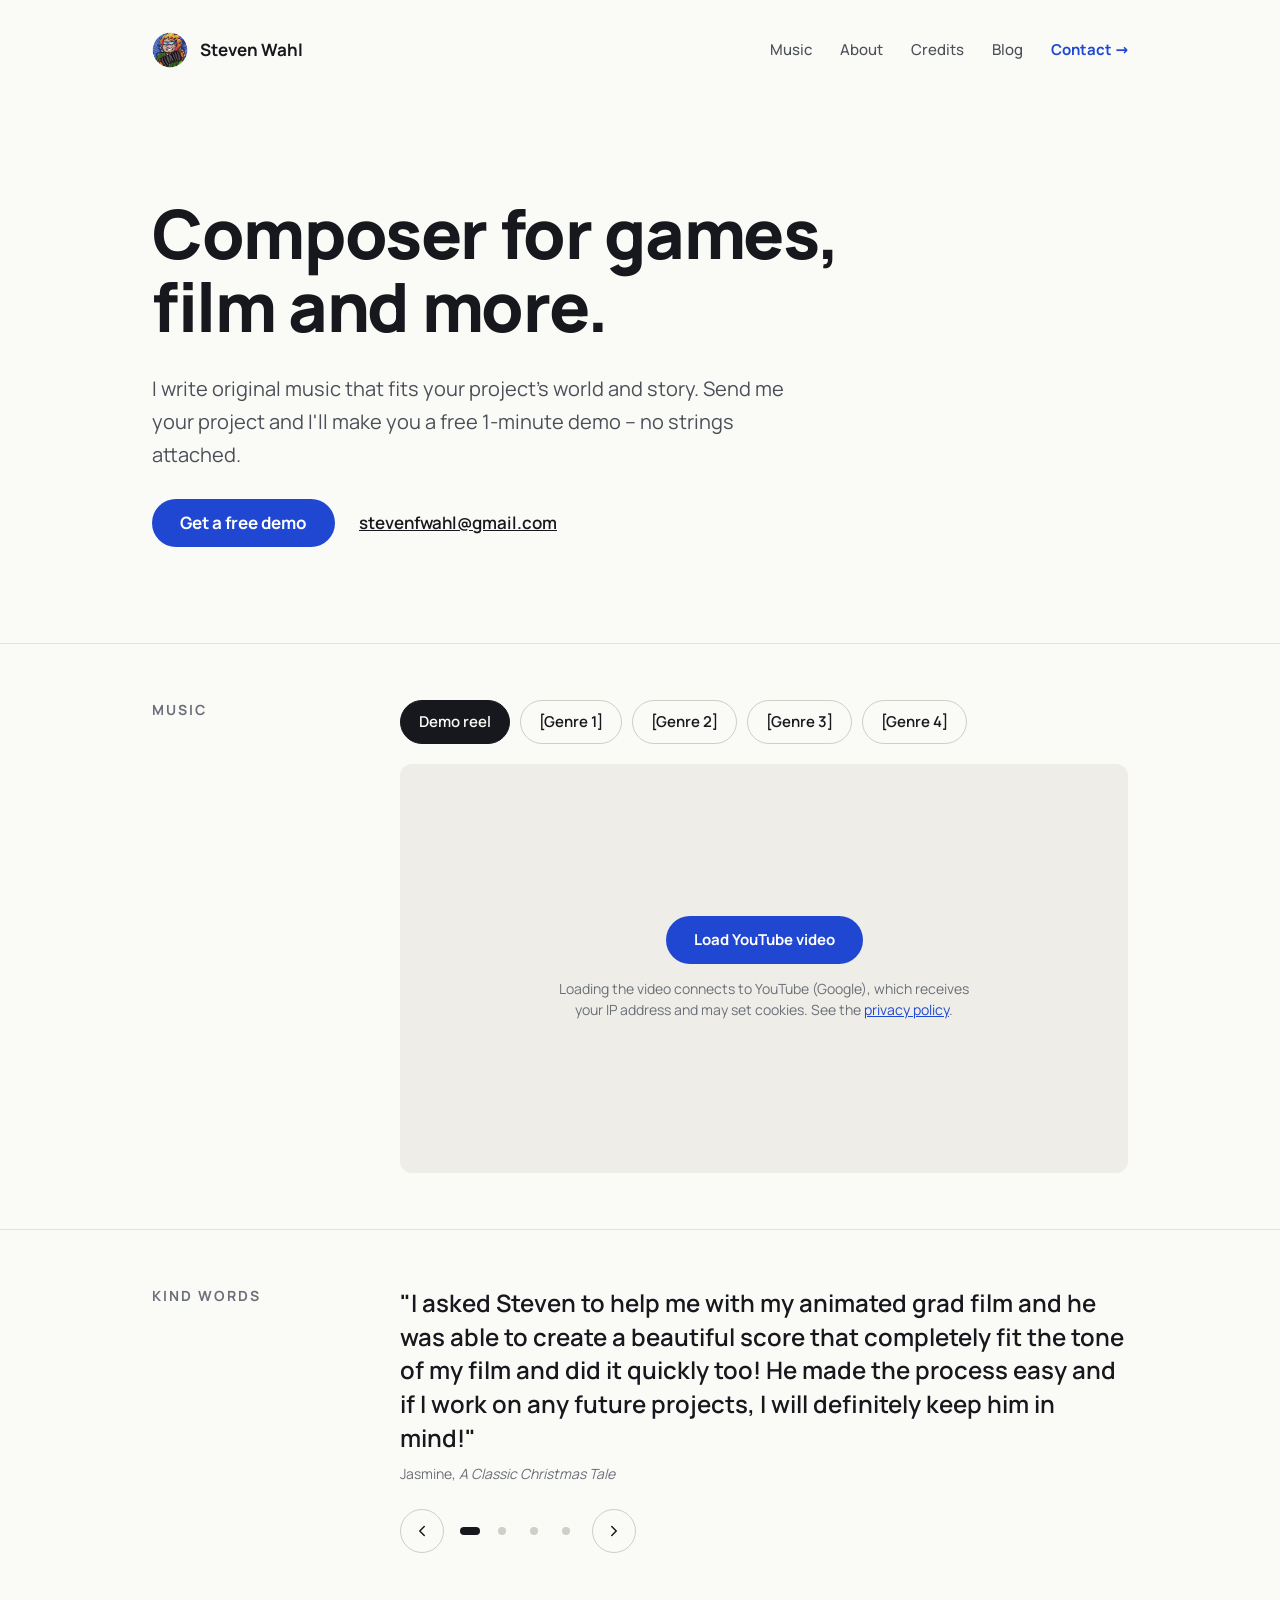
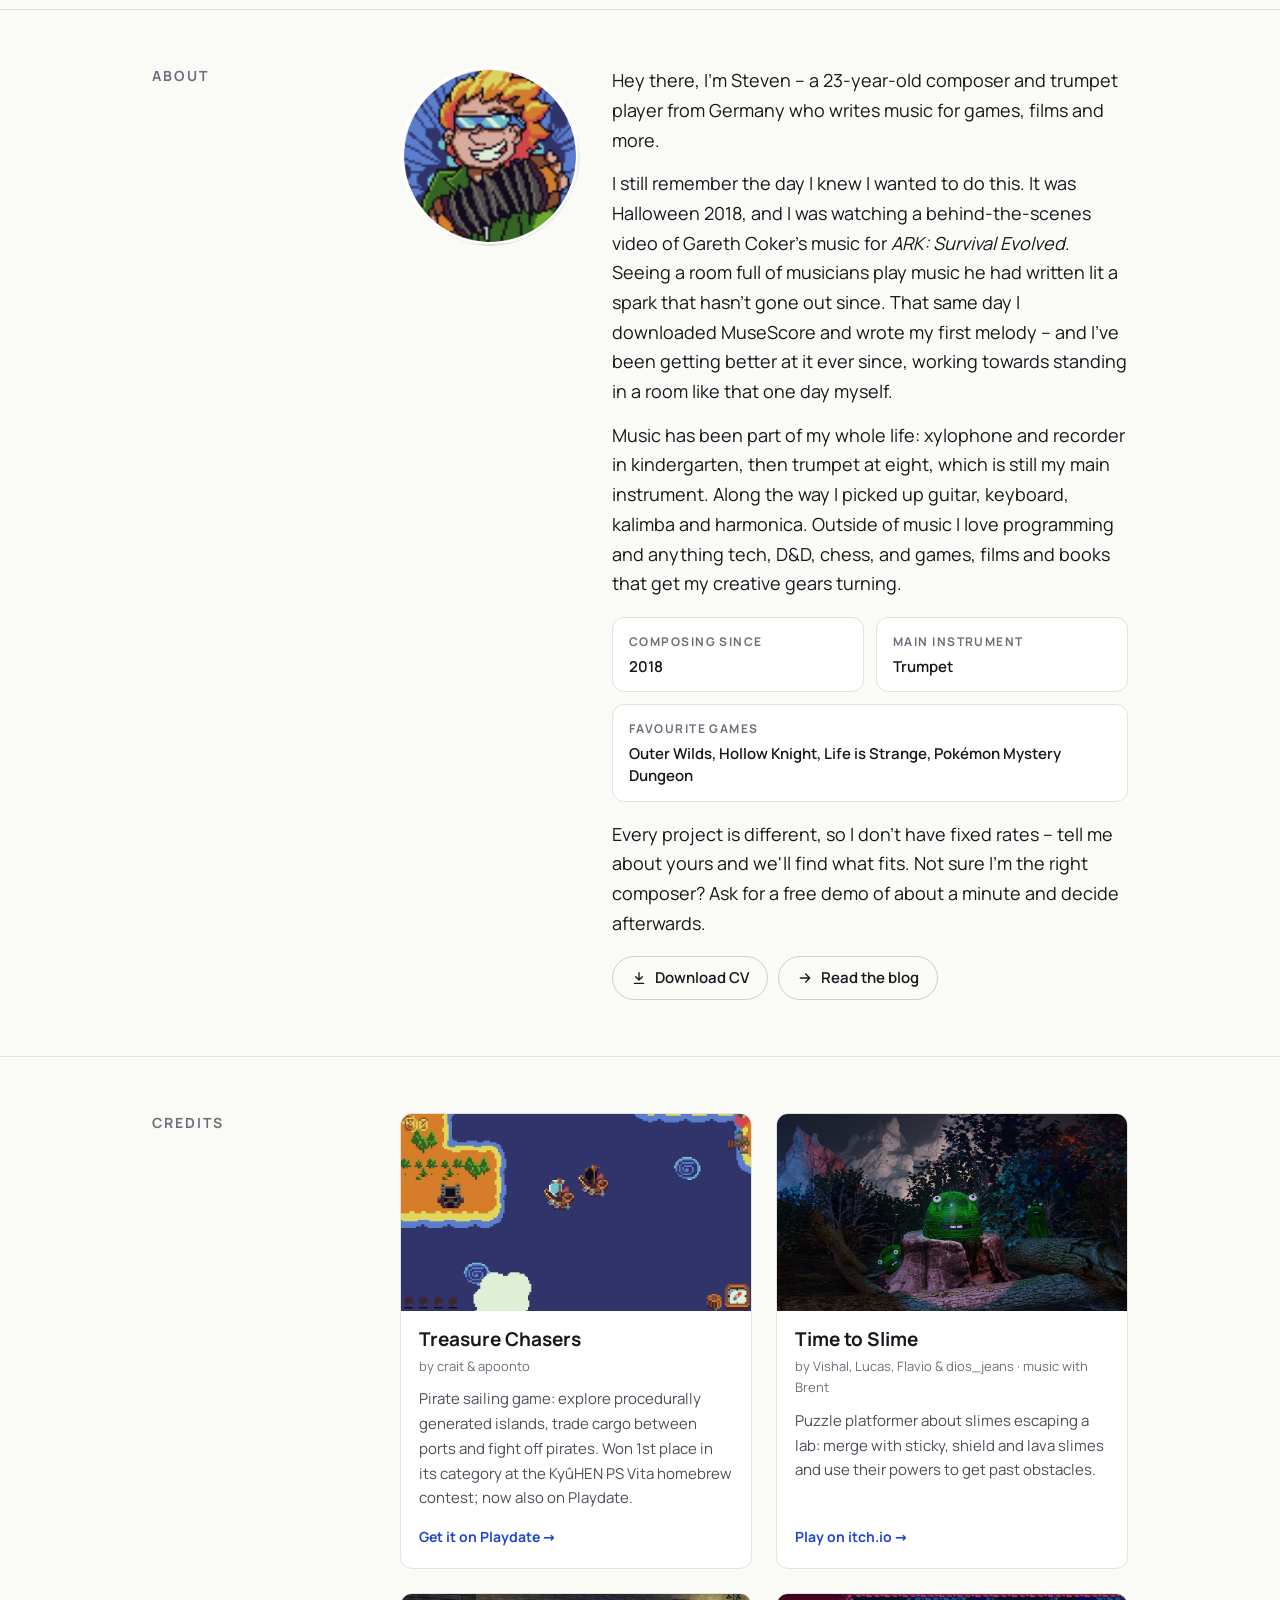
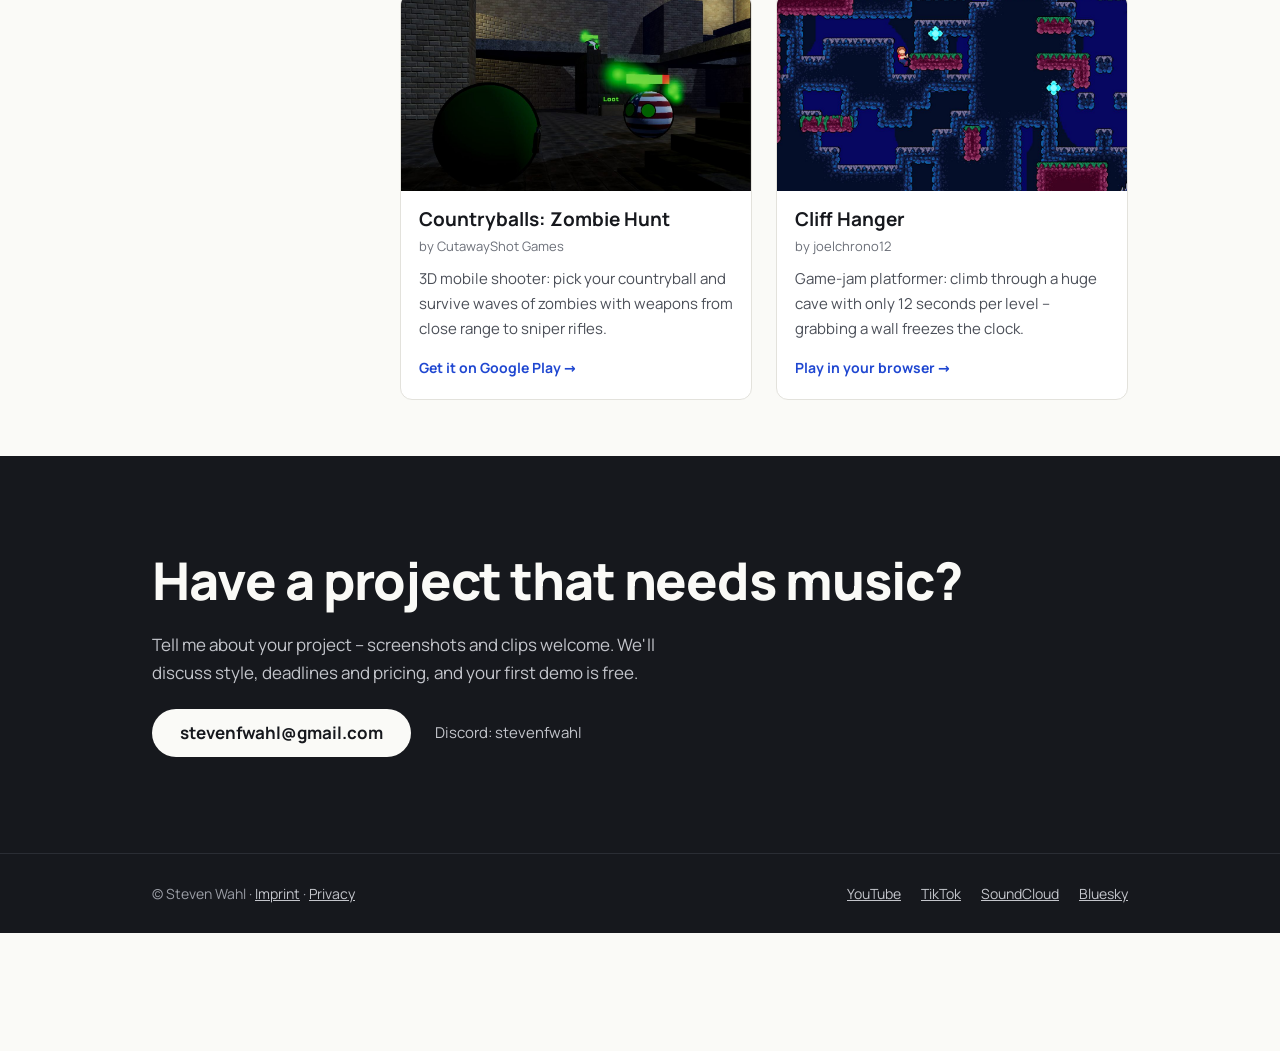
<file: Steven-Wahl---Music-Composer.html>
<!doctype html>
<html lang="en"><head><meta charset="utf-8"><title>Moved</title><meta name="robots" content="noindex"><link rel="canonical" href="./"><meta http-equiv="refresh" content="0; url=./"></head>
<body><p>This page moved: <a href="./">./</a></p></body></html>
</file>
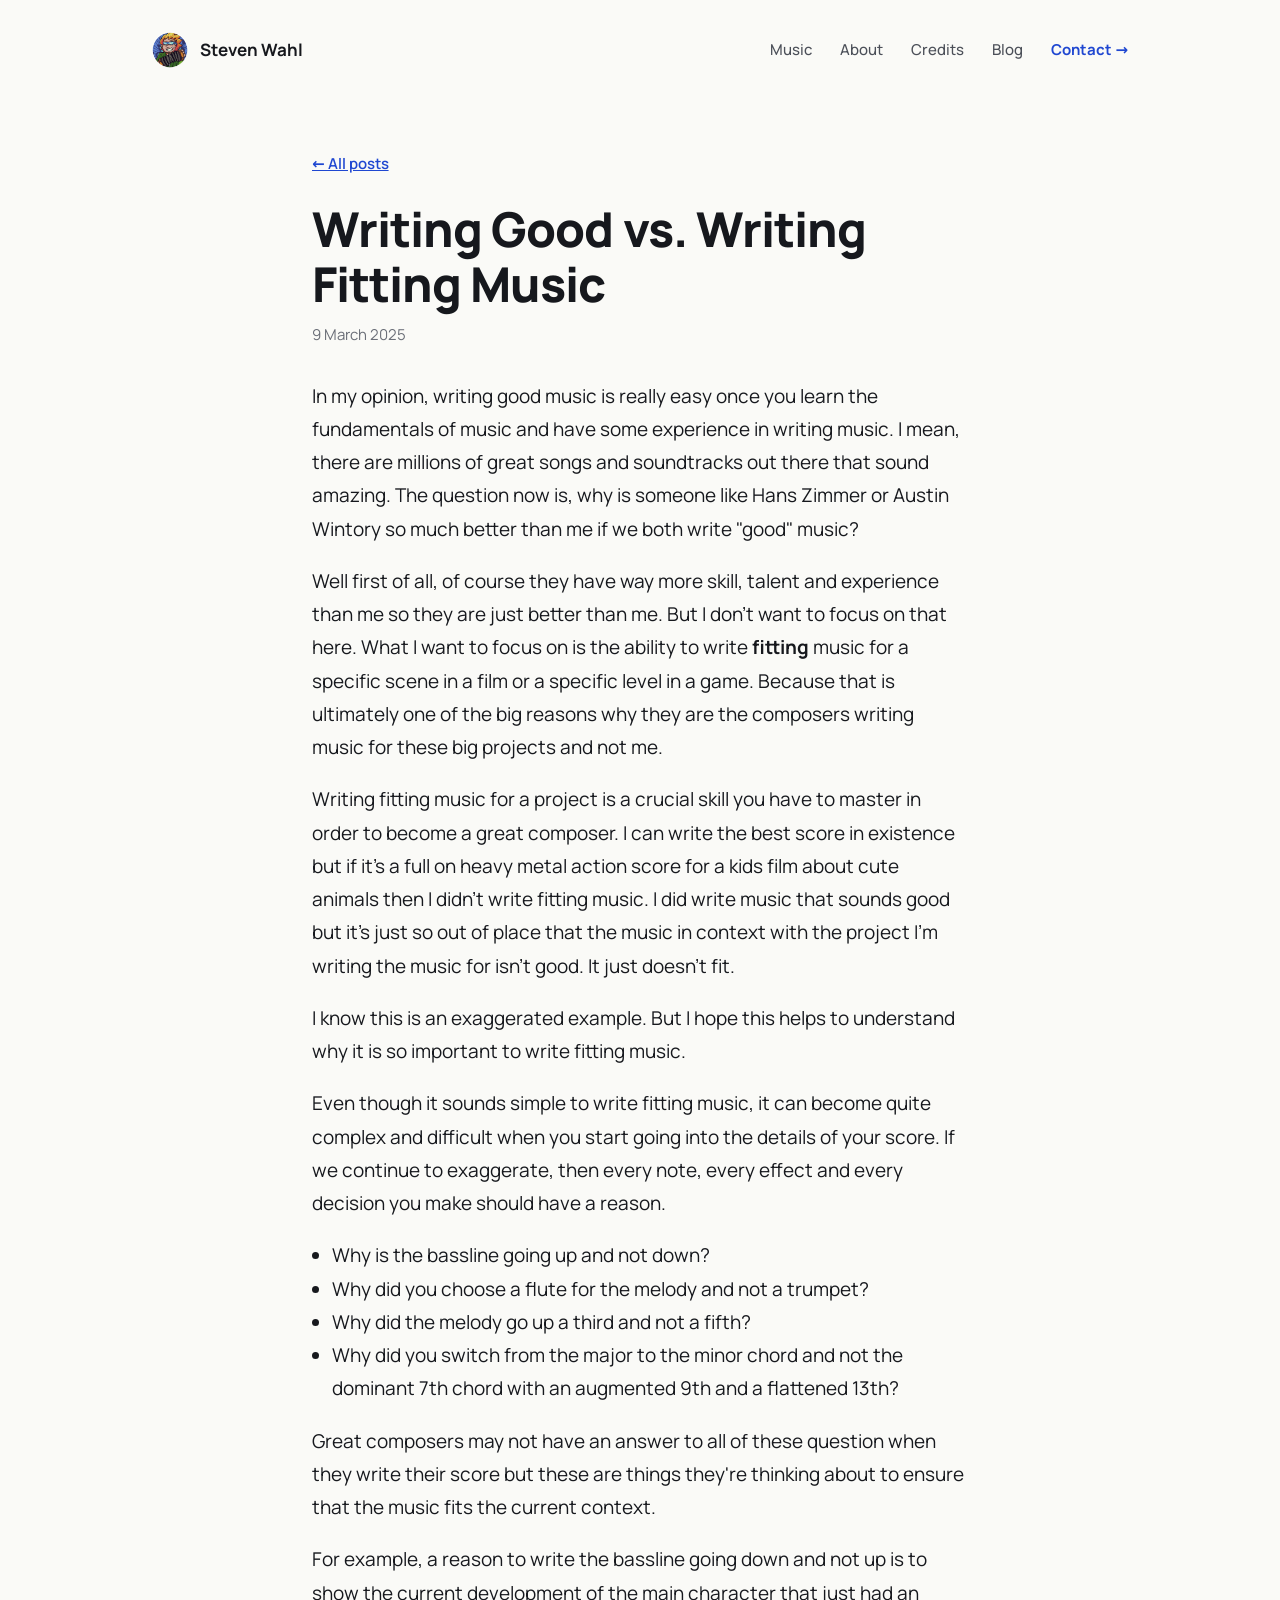
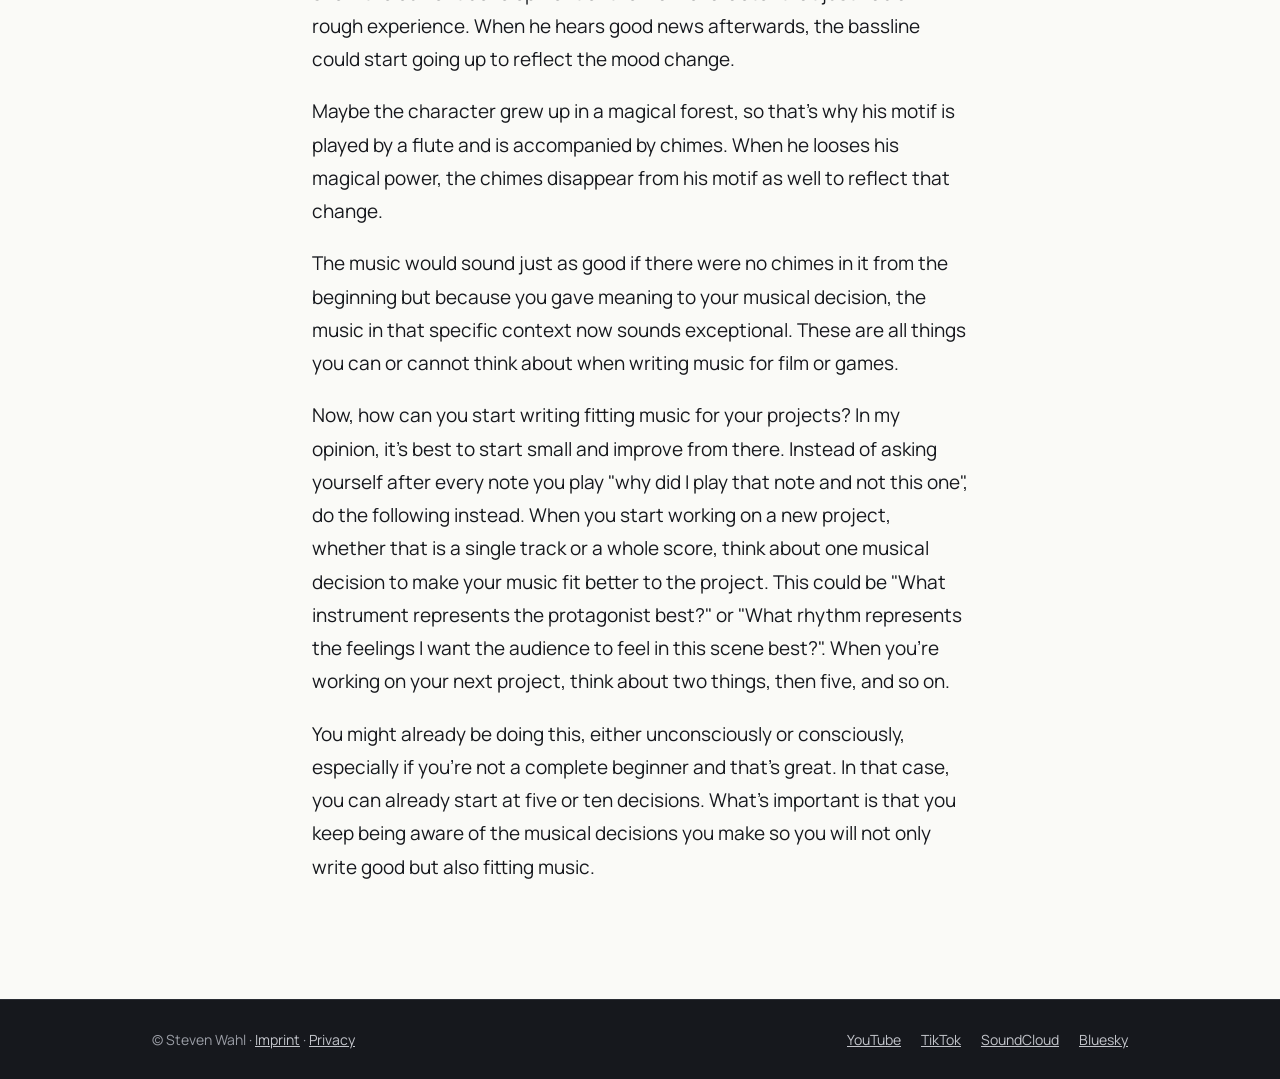
<file: blog/writing-good-vs-fitting-music.html>
<!doctype html>
<html lang="en">
<head>
<meta charset="utf-8">
<meta name="viewport" content="width=device-width, initial-scale=1">
<title>Writing Good vs. Writing Fitting Music – Steven Wahl</title>
<meta name="description" content="Why writing fitting music matters more than writing good music, and how to start making deliberate musical decisions for games and film.">
<meta property="og:type" content="article">
<meta property="og:title" content="Writing Good vs. Writing Fitting Music">
<meta property="og:description" content="Why writing fitting music matters more than writing good music, and how to start making deliberate musical decisions.">
<meta property="og:image" content="https://sfrancisw.github.io/stevenwahlmusic/images/avatar.png">
<meta property="article:published_time" content="2025-03-09">
<link rel="icon" type="image/png" href="../images/favicon.png">
<link rel="stylesheet" href="../css/style.css">
</head>
<body>
<header class="site-header">
  <div class="wrap">
    <a class="brand" href="../"><img src="../images/avatar.png" alt="">Steven Wahl</a>
    <nav class="nav" aria-label="Main">
      <a href="../#music">Music</a>
      <a href="../#about">About</a>
      <a href="../#credits">Credits</a>
      <a href="./">Blog</a>
      <a class="nav-cta" href="../#contact">Contact →</a>
    </nav>
  </div>
</header>

<main>
  <article class="article">
    <a class="back" href="./">← All posts</a>
    <h1 class="page-title">Writing Good vs. Writing Fitting Music</h1>
    <time datetime="2025-03-09">9 March 2025</time>

    <p>In my opinion, writing good music is really easy once you learn the fundamentals of music and have some experience in writing music. I mean, there are millions of great songs and soundtracks out there that sound amazing. The question now is, why is someone like Hans Zimmer or Austin Wintory so much better than me if we both write "good" music?</p>

    <p>Well first of all, of course they have way more skill, talent and experience than me so they are just better than me. But I don't want to focus on that here. What I want to focus on is the ability to write <strong>fitting</strong> music for a specific scene in a film or a specific level in a game. Because that is ultimately one of the big reasons why they are the composers writing music for these big projects and not me.</p>

    <p>Writing fitting music for a project is a crucial skill you have to master in order to become a great composer. I can write the best score in existence but if it's a full on heavy metal action score for a kids film about cute animals then I didn't write fitting music. I did write music that sounds good but it's just so out of place that the music in context with the project I'm writing the music for isn't good. It just doesn't fit.</p>

    <p>I know this is an exaggerated example. But I hope this helps to understand why it is so important to write fitting music.</p>

    <p>Even though it sounds simple to write fitting music, it can become quite complex and difficult when you start going into the details of your score. If we continue to exaggerate, then every note, every effect and every decision you make should have a reason.</p>

    <ul>
      <li>Why is the bassline going up and not down?</li>
      <li>Why did you choose a flute for the melody and not a trumpet?</li>
      <li>Why did the melody go up a third and not a fifth?</li>
      <li>Why did you switch from the major to the minor chord and not the dominant 7th chord with an augmented 9th and a flattened 13th?</li>
    </ul>

    <p>Great composers may not have an answer to all of these question when they write their score but these are things they're thinking about to ensure that the music fits the current context.</p>

    <p>For example, a reason to write the bassline going down and not up is to show the current development of the main character that just had an rough experience. When he hears good news afterwards, the bassline could start going up to reflect the mood change.</p>

    <p>Maybe the character grew up in a magical forest, so that's why his motif is played by a flute and is accompanied by chimes. When he looses his magical power, the chimes disappear from his motif as well to reflect that change.</p>

    <p>The music would sound just as good if there were no chimes in it from the beginning but because you gave meaning to your musical decision, the music in that specific context now sounds exceptional. These are all things you can or cannot think about when writing music for film or games.</p>

    <p>Now, how can you start writing fitting music for your projects? In my opinion, it's best to start small and improve from there. Instead of asking yourself after every note you play "why did I play that note and not this one", do the following instead. When you start working on a new project, whether that is a single track or a whole score, think about one musical decision to make your music fit better to the project. This could be "What instrument represents the protagonist best?" or "What rhythm represents the feelings I want the audience to feel in this scene best?". When you're working on your next project, think about two things, then five, and so on.</p>

    <p>You might already be doing this, either unconsciously or consciously, especially if you're not a complete beginner and that's great. In that case, you can already start at five or ten decisions. What's important is that you keep being aware of the musical decisions you make so you will not only write good but also fitting music.</p>
  </article>
</main>

<footer class="site-footer">
  <div class="wrap">
    <span>© Steven Wahl · <a href="../imprint.html">Imprint</a> · <a href="../privacy.html">Privacy</a></span>
    <nav aria-label="Social">
      <a href="https://www.youtube.com/@stevenwahlmusic">YouTube</a>
      <a href="https://www.tiktok.com/@stevenwahlmusic">TikTok</a>
      <a href="https://soundcloud.com/steven-wahl-498494355">SoundCloud</a>
      <a href="https://bsky.app/profile/stevenwahlmusic.bsky.social">Bluesky</a>
    </nav>
  </div>
</footer>
</body>
</html>
</file>
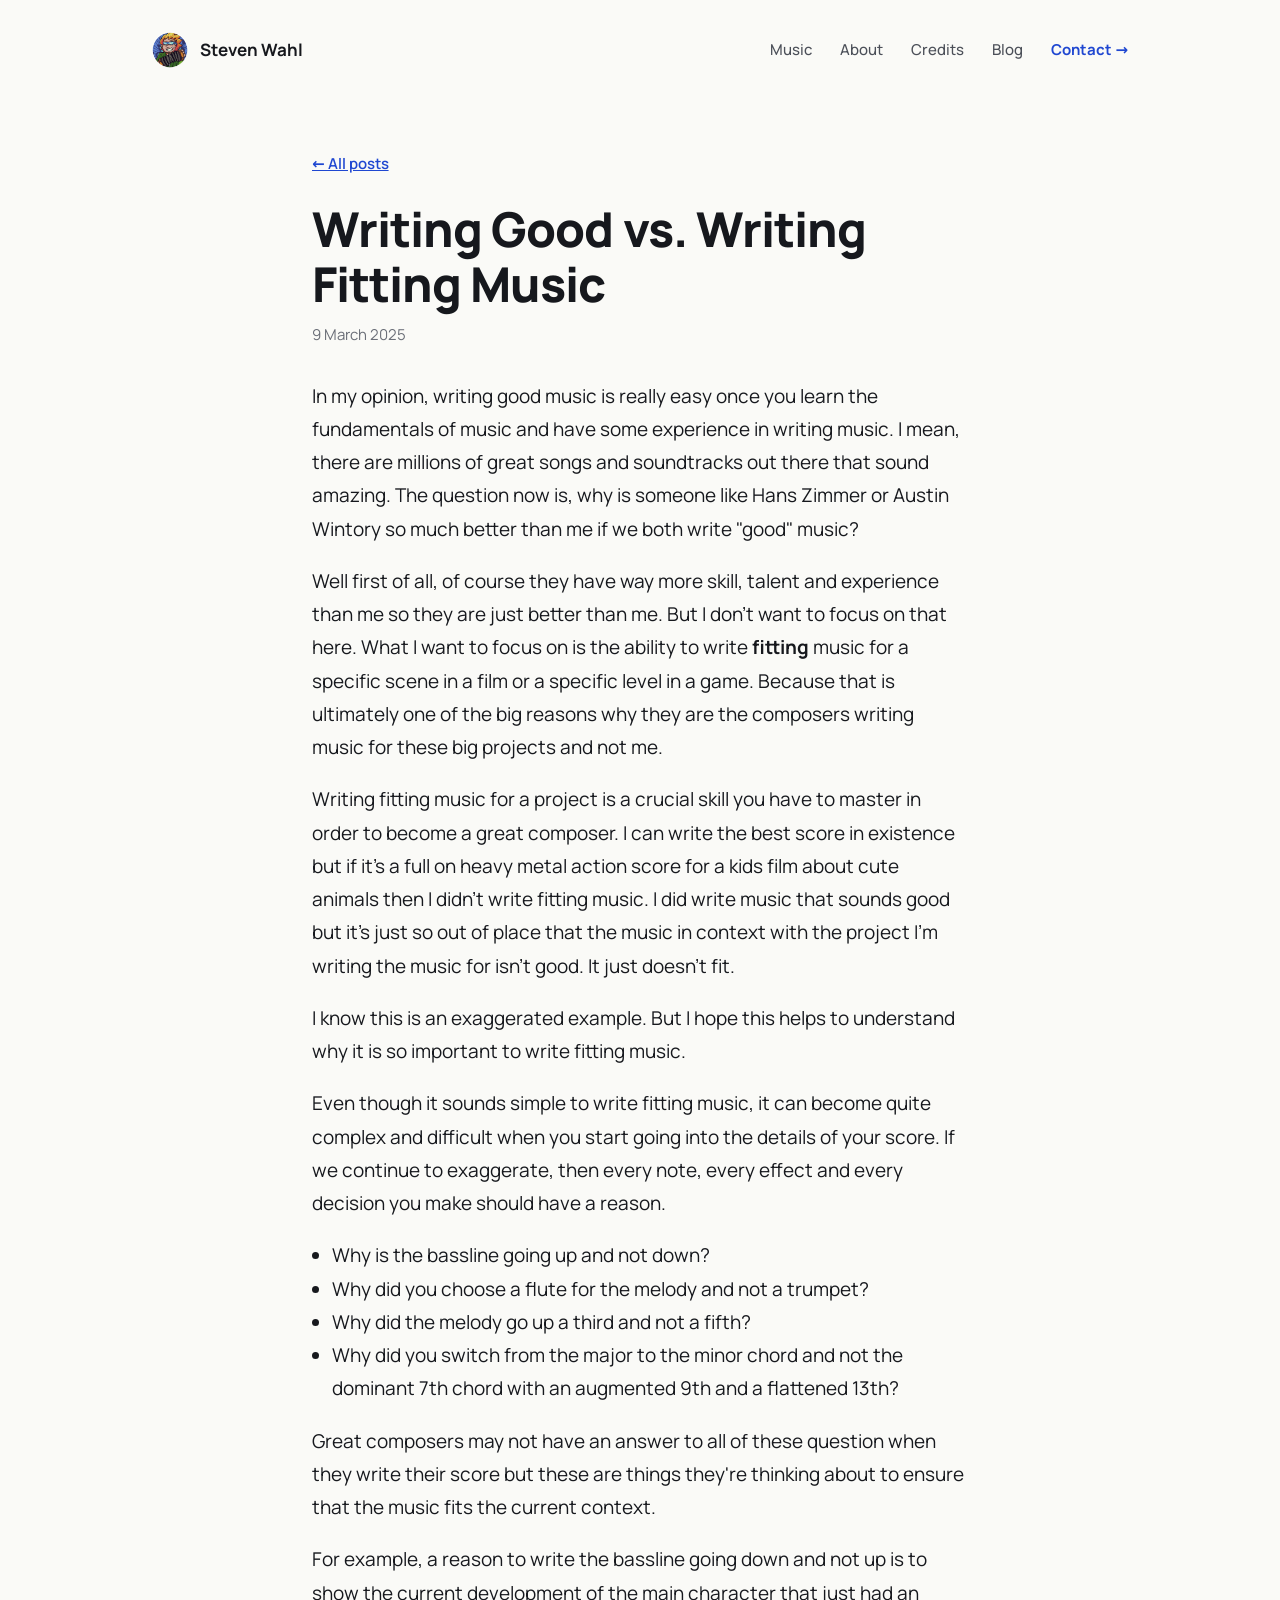
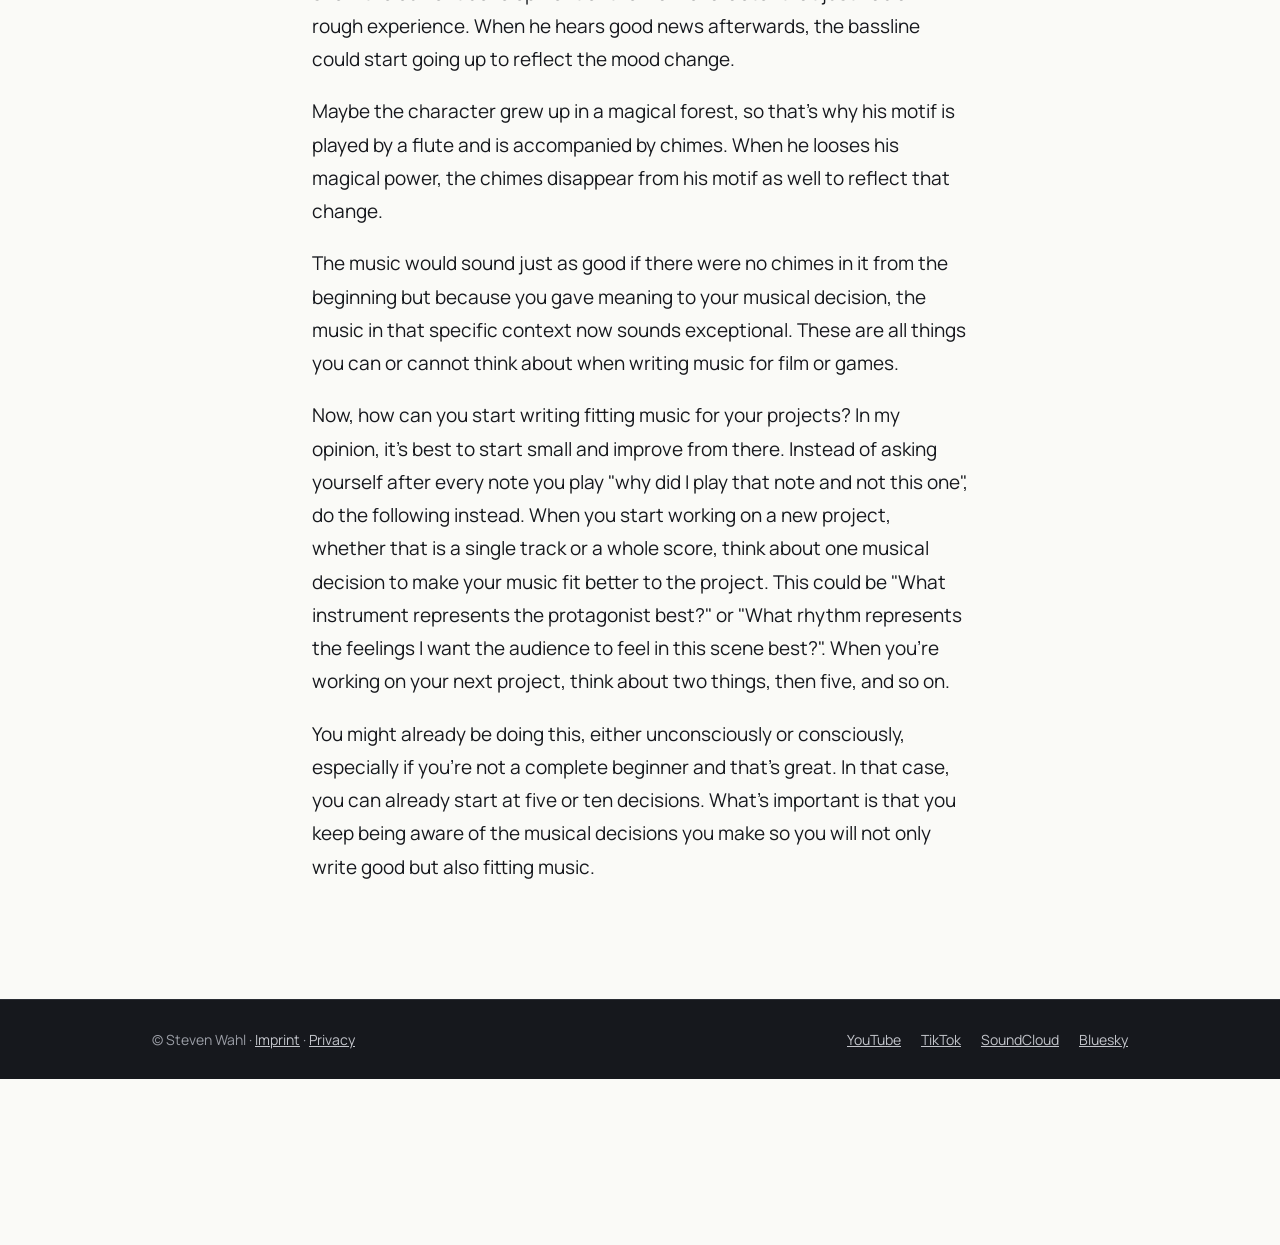
<file: Blogs/Writing-Good-vs-Fitting-Music.html>
<!doctype html>
<html lang="en"><head><meta charset="utf-8"><title>Moved</title><meta name="robots" content="noindex"><link rel="canonical" href="../blog/writing-good-vs-fitting-music.html"><meta http-equiv="refresh" content="0; url=../blog/writing-good-vs-fitting-music.html"></head>
<body><p>This page moved: <a href="../blog/writing-good-vs-fitting-music.html">../blog/writing-good-vs-fitting-music.html</a></p></body></html>
</file>
<file: css/style.css>
/* Steven Wahl – composer site. Design: "B · Clean & minimal" with A's credit cards. */

/* Manrope, self-hosted (SIL Open Font License, fonts/OFL.txt) – no request to Google. */
@font-face {
  font-family: 'Manrope';
  font-style: normal;
  font-display: swap;
  font-weight: 200 800;
  src: url(../fonts/manrope-latin-ext-wght-normal.woff2) format('woff2-variations');
  unicode-range: U+0100-02BA,U+02BD-02C5,U+02C7-02CC,U+02CE-02D7,U+02DD-02FF,U+0304,U+0308,U+0329,U+1D00-1DBF,U+1E00-1E9F,U+1EF2-1EFF,U+2020,U+20A0-20AB,U+20AD-20C0,U+2113,U+2C60-2C7F,U+A720-A7FF;
}
@font-face {
  font-family: 'Manrope';
  font-style: normal;
  font-display: swap;
  font-weight: 200 800;
  src: url(../fonts/manrope-latin-wght-normal.woff2) format('woff2-variations');
  unicode-range: U+0000-00FF,U+0131,U+0152-0153,U+02BB-02BC,U+02C6,U+02DA,U+02DC,U+0304,U+0308,U+0329,U+2000-206F,U+20AC,U+2122,U+2191,U+2193,U+2212,U+2215,U+FEFF,U+FFFD;
}
/* Manrope (variable, 200–800), self-hosted – no requests to Google. Licence: fonts/OFL.txt */
@font-face {
  font-family: Manrope; font-style: normal; font-display: swap; font-weight: 200 800;
  src: url("../fonts/manrope-latin-wght-normal.woff2") format("woff2-variations");
  unicode-range: U+0000-00FF, U+0131, U+0152-0153, U+02BB-02BC, U+02C6, U+02DA, U+02DC, U+0304, U+0308, U+0329, U+2000-206F, U+20AC, U+2122, U+2191, U+2193, U+2212, U+2215, U+FEFF, U+FFFD;
}
@font-face {
  font-family: Manrope; font-style: normal; font-display: swap; font-weight: 200 800;
  src: url("../fonts/manrope-latin-ext-wght-normal.woff2") format("woff2-variations");
  unicode-range: U+0100-02BA, U+02BD-02C5, U+02C7-02CC, U+02CE-02D7, U+02DD-02FF, U+0304, U+0308, U+0329, U+1D00-1DBF, U+1E00-1E9F, U+1EF2-1EFF, U+2020, U+20A0-20AB, U+20AD-20C0, U+2113, U+2C60-2C7F, U+A720-A7FF;
}

:root {
  --bg: #FAFAF7;
  --ink: #16181D;
  --ink-2: #4B4F58;
  --muted: #6B6F78;
  --line: #E3E2DC;
  --card: #FFFFFF;
  --accent: #1F47D1;
  --accent-hover: #163496;
  --dark: #16181D;
  --dark-text: #C3C5CB;
  --wrap: 1040px;
  --radius: 12px;
}

*, *::before, *::after { box-sizing: border-box; }
html { scroll-behavior: smooth; }
body {
  margin: 0;
  background: var(--bg);
  color: var(--ink);
  font-family: Manrope, system-ui, sans-serif;
  font-size: 17px;
  line-height: 1.65;
}
img { max-width: 100%; display: block; }
a { color: var(--accent); }
a:hover { color: var(--accent-hover); }
:focus-visible { outline: 3px solid var(--accent); outline-offset: 3px; }

.wrap { max-width: var(--wrap); margin: 0 auto; padding: 0 32px; }
.skip { position: absolute; left: -9999px; }
.skip:focus { left: 16px; top: 16px; background: var(--card); padding: 8px 12px; z-index: 10; }

/* Header */
.site-header .wrap {
  padding-top: 28px; padding-bottom: 28px;
  display: flex; flex-wrap: wrap; gap: 16px;
  justify-content: space-between; align-items: center;
}
.brand { display: flex; gap: 12px; align-items: center; color: var(--ink); text-decoration: none; font-weight: 700; }
.brand img { width: 36px; height: 36px; border-radius: 50%; }
.nav { display: flex; flex-wrap: wrap; gap: 8px 28px; font-size: 15px; font-weight: 500; }
.nav a { color: var(--ink-2); text-decoration: none; padding: 10px 0; }
.nav a:hover { color: var(--ink); }
.nav .nav-cta { color: var(--accent); font-weight: 700; }

/* Buttons */
.btn {
  display: inline-flex; align-items: center; justify-content: center;
  min-height: 48px; padding: 0 28px; border-radius: 999px; border: 0; cursor: pointer;
  font: inherit; font-weight: 700; text-decoration: none;
}
.btn-primary { background: var(--accent); color: #FFFFFF; }
.btn-primary:hover { background: var(--accent-hover); color: #FFFFFF; }
.btn-light { background: var(--bg); color: var(--ink); }
.btn-light:hover { background: #FFFFFF; color: var(--ink); }

/* Hero */
.hero { padding-top: 96px; padding-bottom: 96px; display: flex; flex-direction: column; gap: 28px; }
.hero h1 {
  margin: 0; max-width: 17ch;
  font-size: clamp(38px, 5.5vw, 68px); line-height: 1.08;
  font-weight: 800; letter-spacing: -0.02em;
}
.lead { margin: 0; font-size: 20px; color: var(--ink-2); max-width: 54ch; }
.actions { display: flex; flex-wrap: wrap; gap: 16px 24px; align-items: center; }
.actions .mail { color: var(--ink); font-weight: 600; }

/* Labelled sections (B layout: label column + content column) */
.block { border-top: 1px solid var(--line); }
.block .wrap { padding-top: 56px; padding-bottom: 56px; display: flex; flex-wrap: wrap; gap: 24px 48px; }
.block-label {
  margin: 0; flex: 0 0 200px;
  font-size: 14px; letter-spacing: 0.14em; text-transform: uppercase;
  color: var(--muted); font-weight: 700; line-height: 1.4;
}
.block-body { flex: 1 1 520px; min-width: 0; display: flex; flex-direction: column; gap: 20px; }

/* Credits (cards from design A) */
.credits { display: grid; grid-template-columns: repeat(auto-fill, minmax(230px, 1fr)); gap: 24px; }
.credit {
  display: flex; flex-direction: column;
  background: var(--card); border: 1px solid var(--line); border-radius: var(--radius);
  overflow: hidden; text-decoration: none; color: var(--ink);
  transition: transform .15s ease, box-shadow .15s ease;
}
.credit:hover { color: var(--ink); transform: translateY(-3px); box-shadow: 0 10px 24px rgba(22, 24, 29, 0.08); }
.credit img { width: 100%; aspect-ratio: 16 / 9; object-fit: cover; }
.credit-body { padding: 16px 18px 20px; display: flex; flex-direction: column; gap: 4px; flex: 1; }
.credit h3 { margin: 0; font-size: 19px; font-weight: 700; line-height: 1.3; }
.credit .by { margin: 0; font-size: 13px; color: var(--muted); }
.credit .desc { margin: 6px 0 0; font-size: 15px; color: var(--ink-2); }
.credit .play { margin: auto 0 0; padding-top: 10px; font-size: 14px; font-weight: 700; color: var(--accent); }

/* Music */
.genres { display: flex; flex-wrap: wrap; gap: 10px; }
.genre {
  min-height: 44px; padding: 0 18px; border-radius: 999px;
  font: 600 15px Manrope, system-ui, sans-serif; cursor: pointer;
  background: transparent; color: var(--ink); border: 1px solid #CFCEC7;
}
.genre:hover { border-color: var(--ink); }
.genre[aria-pressed="true"] { background: var(--ink); color: var(--bg); border-color: var(--ink); }
.player {
  aspect-ratio: 16 / 9; background: #EEEDE7; border-radius: var(--radius); overflow: hidden;
  display: flex; align-items: center; justify-content: center; color: var(--muted); font-size: 15px;
}
.player iframe { width: 100%; height: 100%; border: 0; }

.yt-gate { display: flex; flex-direction: column; align-items: center; gap: 14px; padding: 24px; text-align: center; }
.yt-gate p { margin: 0; max-width: 46ch; font-size: 14px; color: var(--muted); line-height: 1.5; }

/* Testimonials */
.quote { margin: 0; }
.quote blockquote { margin: 0; font-size: 24px; line-height: 1.4; font-weight: 600; }
.quote figcaption { margin-top: 8px; font-size: 14px; color: var(--muted); }

/* About (profile picture from design A) */
.about { display: flex; flex-wrap: wrap; gap: 32px; align-items: center; }
.about img { width: 180px; height: 180px; border-radius: 50%; flex: 0 0 auto; }
.about-text { flex: 1 1 300px; min-width: 0; display: flex; flex-direction: column; gap: 14px; }
.about { align-items: flex-start; }
.about-text p { margin: 0; font-size: 18px; }
.facts { margin: 4px 0; display: grid; grid-template-columns: repeat(2, minmax(0, 1fr)); gap: 12px; }
.facts div { padding: 14px 16px; background: var(--card); border: 1px solid var(--line); border-radius: var(--radius); }
.facts dt { font-size: 12px; letter-spacing: 0.12em; text-transform: uppercase; color: var(--muted); font-weight: 700; }
.facts dd { margin: 4px 0 0; font-size: 15px; font-weight: 600; line-height: 1.45; }
.facts .wide { grid-column: 1 / -1; }
.links { display: flex; flex-wrap: wrap; gap: 10px; margin-top: 4px; }
.links a {
  display: inline-flex; align-items: center; gap: 8px;
  min-height: 44px; padding: 0 18px; border-radius: 999px;
  border: 1px solid #CFCEC7; color: var(--ink);
  font-size: 15px; font-weight: 600; text-decoration: none;
}
.links a:hover { border-color: var(--ink); color: var(--ink); }
.links svg { width: 16px; height: 16px; flex: 0 0 auto; }

/* Contact */
.contact { background: var(--dark); color: var(--bg); }
.contact .wrap { padding-top: 96px; padding-bottom: 96px; display: flex; flex-direction: column; gap: 22px; }
.contact h2 { margin: 0; font-size: clamp(32px, 4.5vw, 52px); font-weight: 800; letter-spacing: -0.02em; line-height: 1.1; }
.contact p { margin: 0; color: var(--dark-text); max-width: 52ch; }
.contact .discord { color: var(--dark-text); font-size: 15px; }

/* Footer */
.site-footer { background: var(--dark); color: #9A9DA5; border-top: 1px solid #2A2D34; font-size: 14px; }
.site-footer .wrap { padding-top: 28px; padding-bottom: 28px; display: flex; flex-wrap: wrap; gap: 16px 20px; justify-content: space-between; }
.site-footer nav { display: flex; flex-wrap: wrap; gap: 20px; }
.site-footer a { color: var(--dark-text); }
.site-footer a:hover { color: #FFFFFF; }

/* Blog */
.page-title { margin: 0; font-size: clamp(32px, 4.5vw, 48px); font-weight: 800; letter-spacing: -0.02em; line-height: 1.15; }
.post-list { list-style: none; margin: 0; padding: 0; }
.post-list li { border-bottom: 1px solid var(--line); }
.post-list a { display: flex; flex-direction: column; gap: 2px; padding: 20px 0; text-decoration: none; color: var(--ink); }
.post-list time { font-size: 14px; color: var(--muted); }
.post-list span { font-size: 21px; font-weight: 700; }
.article { max-width: 720px; margin: 0 auto; padding: 48px 32px 96px; }
.article time { display: block; margin: 12px 0 32px; color: var(--muted); font-size: 15px; }
.article p, .article li { font-size: 19px; line-height: 1.75; }
.article ul { padding-left: 1.2em; }
.back { display: inline-block; margin-bottom: 24px; font-weight: 600; font-size: 15px; }

.legal h2 { margin: 36px 0 8px; font-size: 20px; font-weight: 700; }
.legal p { font-size: 17px; line-height: 1.7; margin: 0 0 12px; }
.legal-sub { color: var(--muted); margin-top: 8px !important; }

@media (max-width: 600px) {
  .wrap { padding: 0 20px; }
  .hero { padding-top: 48px; padding-bottom: 64px; }
  .block .wrap { padding-top: 40px; padding-bottom: 40px; }
  .block-label { flex-basis: 100%; }
  .quote blockquote { font-size: 20px; }
  .about img { width: 140px; height: 140px; }
  .contact .wrap { padding-top: 64px; padding-bottom: 64px; }
  .article { padding: 32px 20px 64px; }
}

/* Testimonial carousel: all slides share one grid cell, so the box keeps the
   height of the longest quote and nothing jumps when switching. */
.carousel .slides { display: grid; gap: 32px; }
.carousel-nav { display: none; }
.carousel.is-ready .slides { gap: 0; }
.carousel.is-ready .slide { grid-area: 1 / 1; visibility: hidden; opacity: 0; transition: opacity .3s ease, visibility 0s linear .3s; }
.carousel.is-ready .slide.is-active { visibility: visible; opacity: 1; transition: opacity .3s ease; }
.carousel.is-ready .carousel-nav { display: flex; align-items: center; gap: 12px; margin-top: 24px; }
.carousel-btn {
  width: 44px; height: 44px; border-radius: 50%;
  display: inline-flex; align-items: center; justify-content: center;
  background: transparent; color: var(--ink); border: 1px solid #CFCEC7; cursor: pointer;
}
.carousel-btn:hover { border-color: var(--ink); }
.carousel-btn svg { width: 18px; height: 18px; }
.carousel-dots { display: flex; gap: 4px; }
.carousel-dot {
  width: 28px; height: 44px; padding: 0; border: 0; background: transparent; cursor: pointer;
  display: inline-flex; align-items: center; justify-content: center;
}
.carousel-dot::before { content: ""; width: 8px; height: 8px; border-radius: 50%; background: #CFCEC7; transition: background .2s, width .2s; }
.carousel-dot[aria-current="true"]::before { width: 20px; border-radius: 4px; background: var(--ink); }
@media (prefers-reduced-motion: reduce) { .carousel.is-ready .slide { transition: none; } }
</file>
